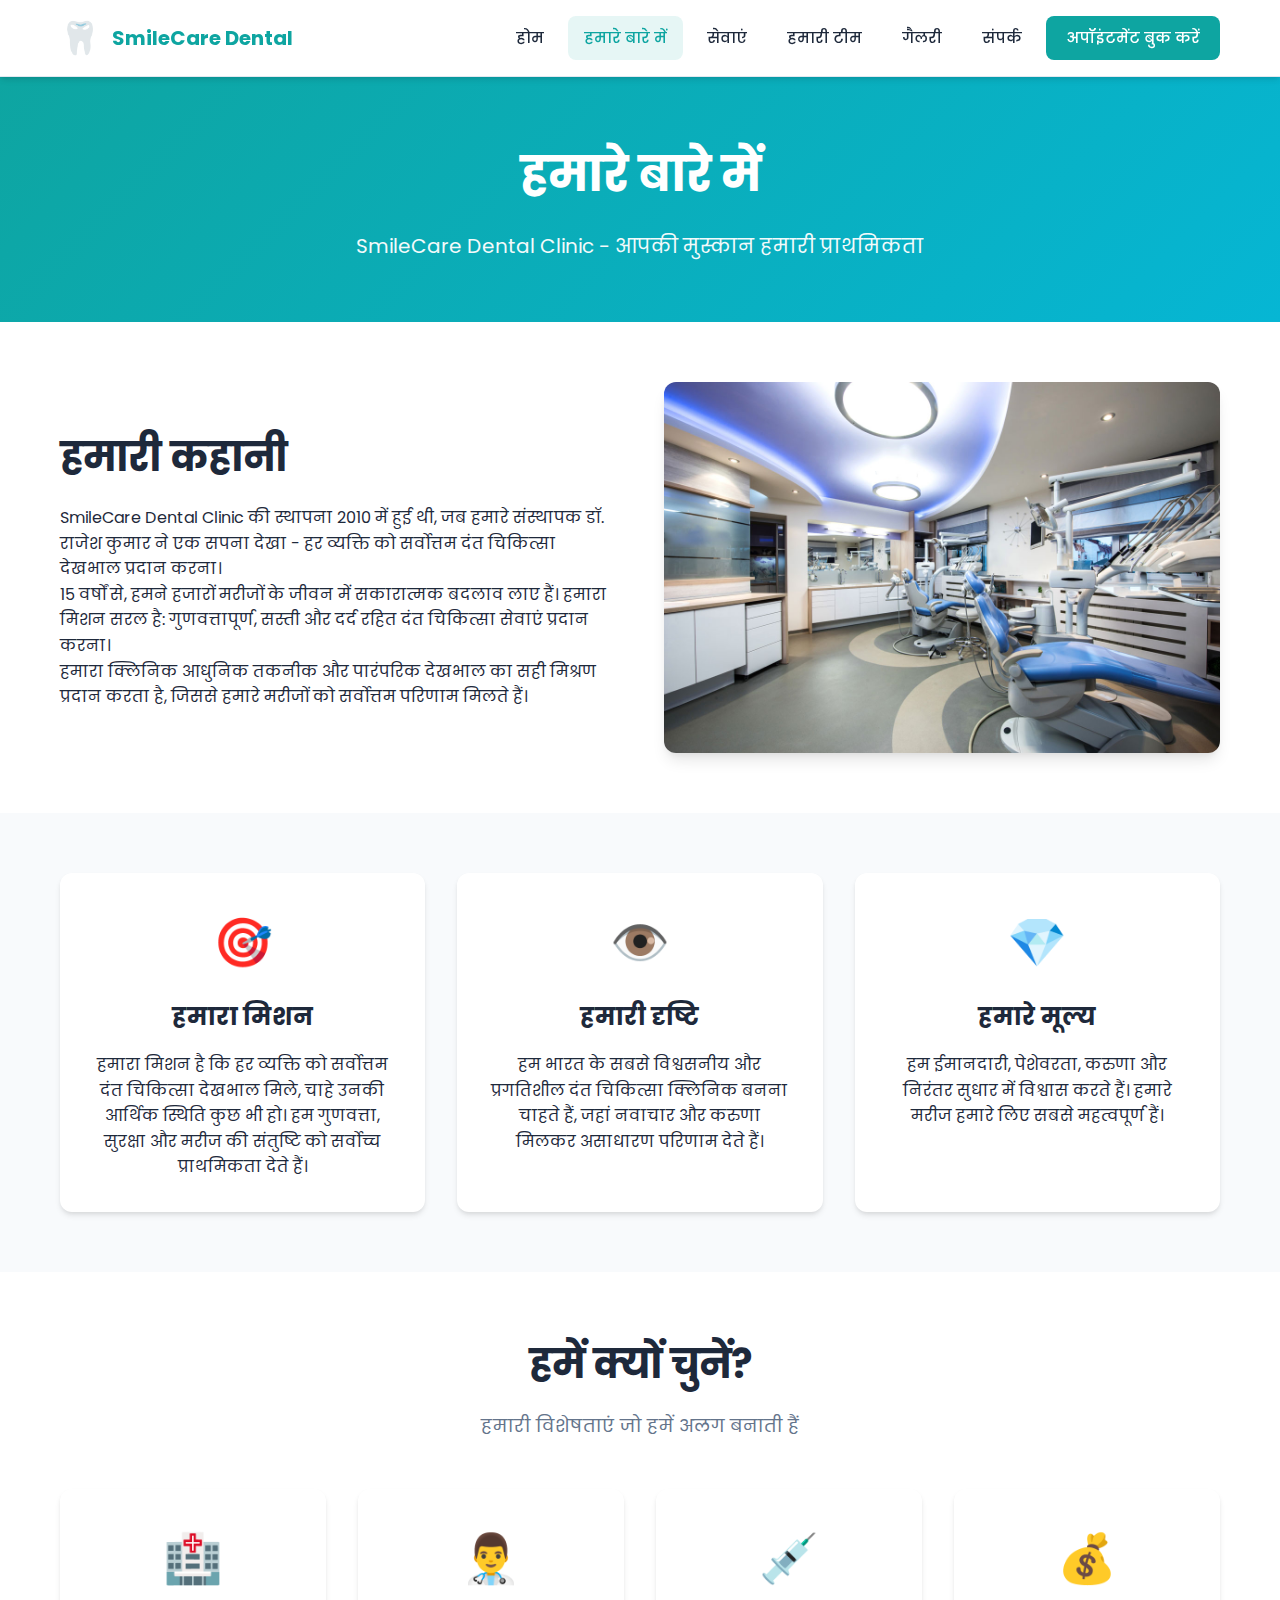
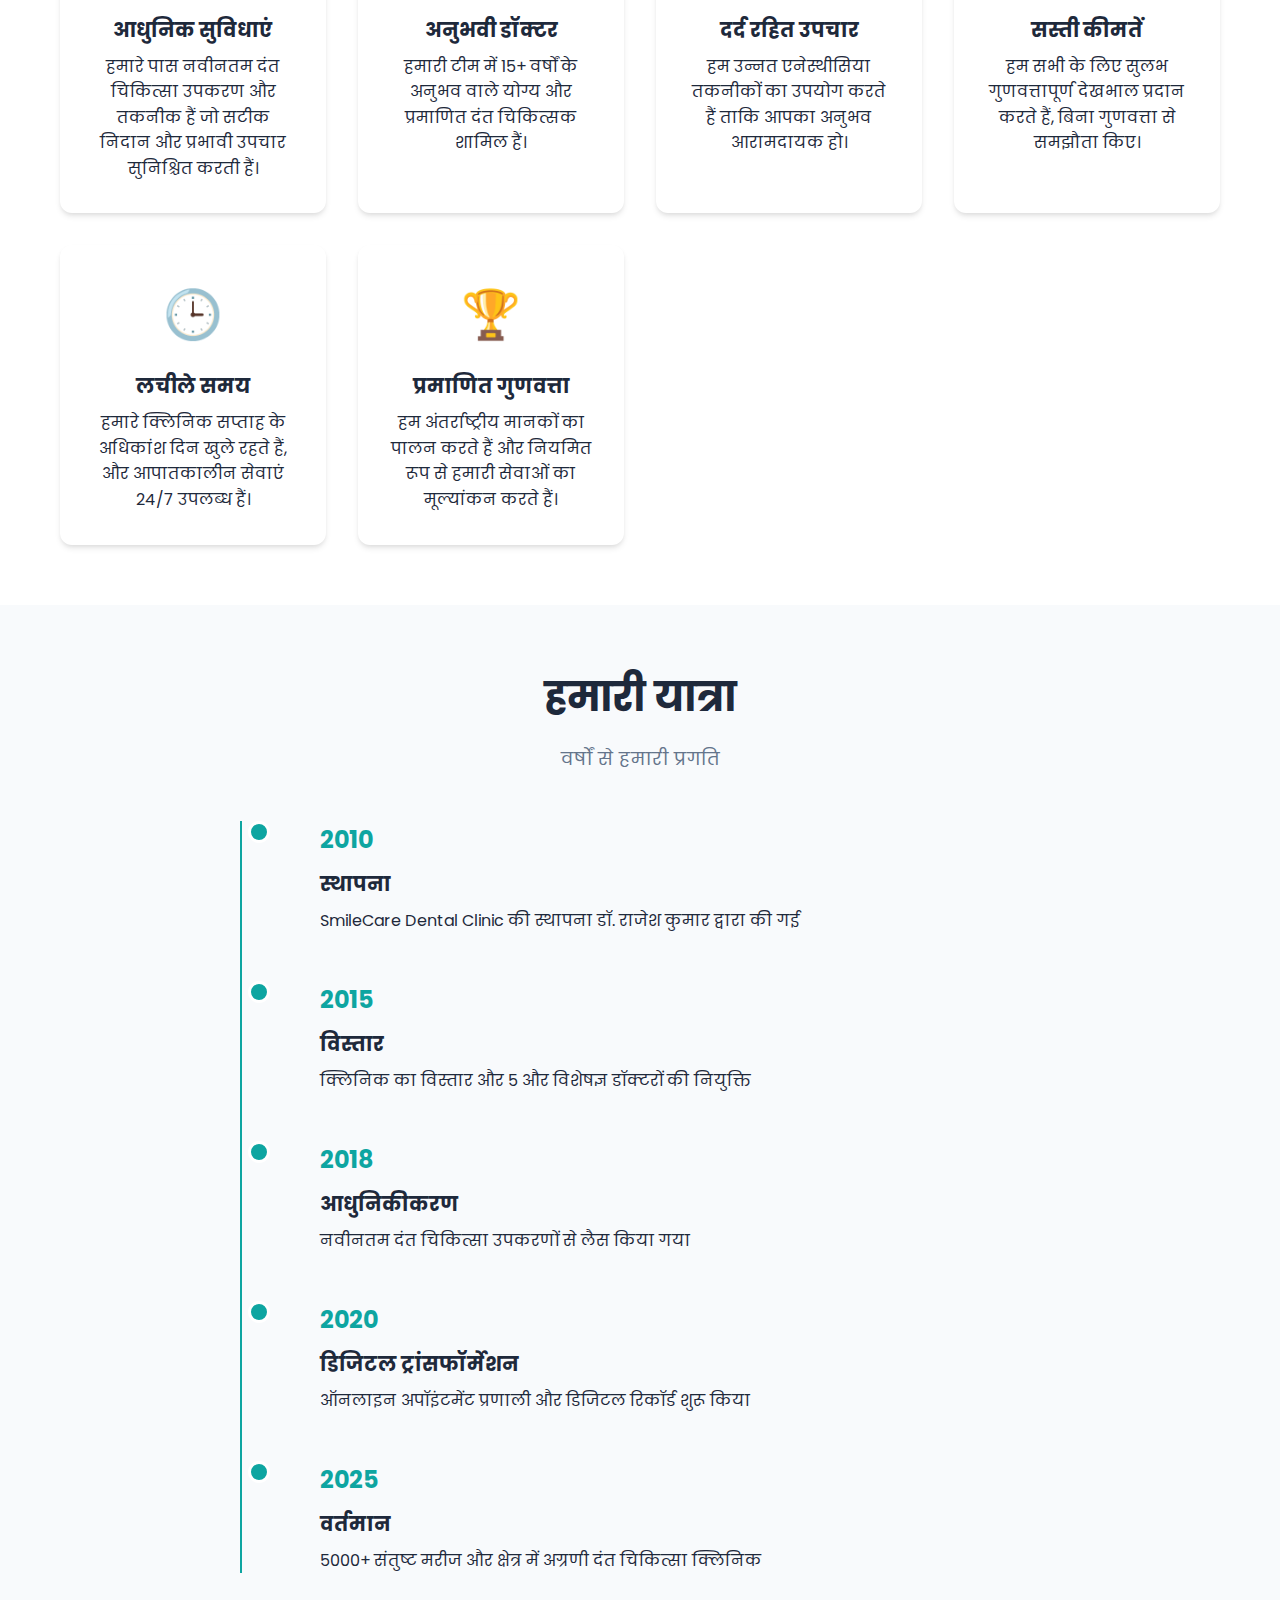
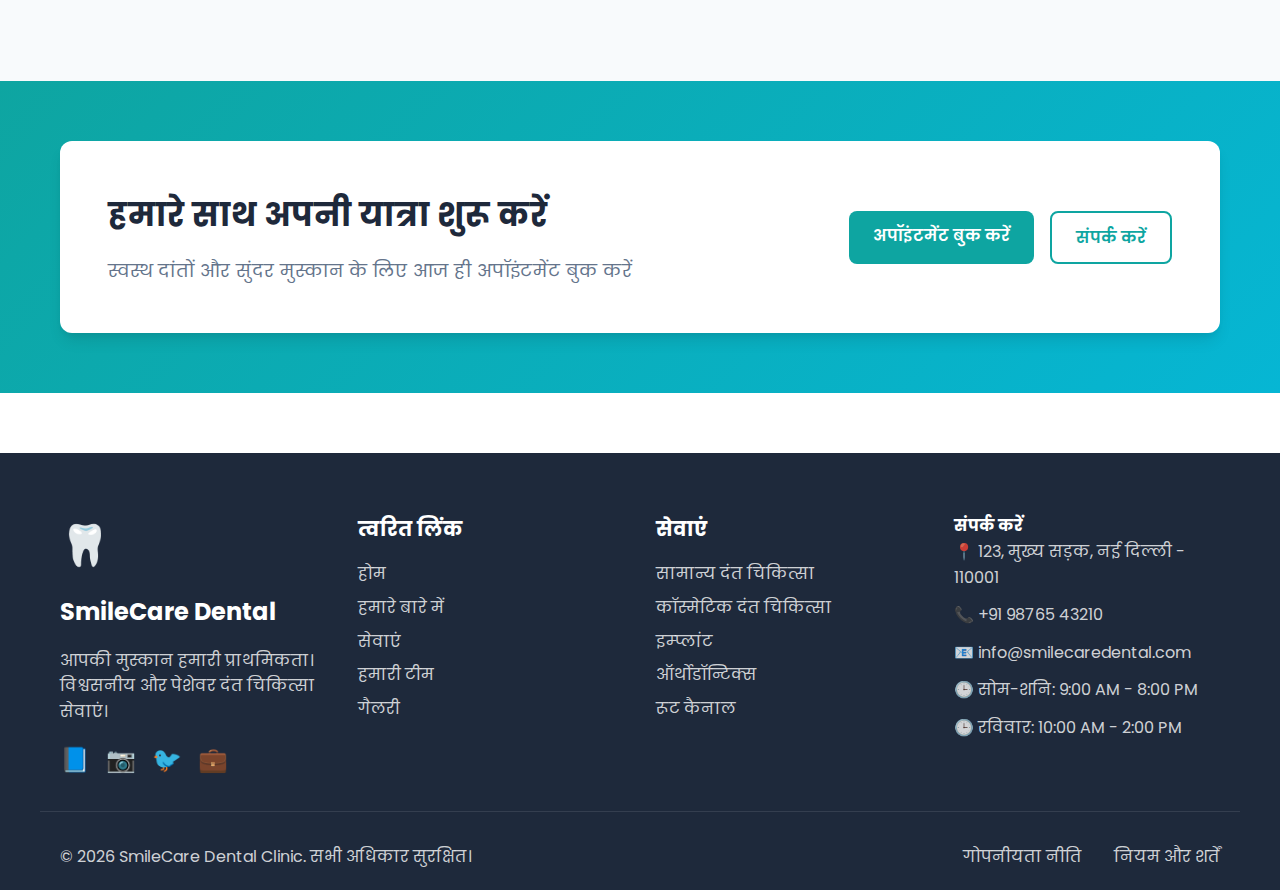
<file: about.html>
<!DOCTYPE html>
<html lang="hi">
<head>
  <meta charset="UTF-8">
  <meta name="viewport" content="width=device-width, initial-scale=1.0">
  <meta name="description" content="About SmileCare Dental Clinic - Our mission, values, and commitment to providing the best dental care.">
  <title>हमारे बारे में - SmileCare Dental Clinic</title>
  <link rel="stylesheet" href="asset/css/style.css">
  <link rel="preconnect" href="https://fonts.googleapis.com">
  <link rel="preconnect" href="https://fonts.gstatic.com" crossorigin>
  <link href="https://fonts.googleapis.com/css2?family=Poppins:wght@300;400;500;600;700&display=swap" rel="stylesheet">
</head>
<body>
  <!-- Header -->
  <header class="site-header">
    <div class="container header-inner">
      <a class="brand" href="index.html">
        <div class="brand-logo">🦷</div>
        <span class="brand-name">SmileCare Dental</span>
      </a>

      <nav class="main-nav" id="mainNav">
        <a href="index.html">होम</a>
        <a href="about.html" class="active">हमारे बारे में</a>
        <a href="services.html">सेवाएं</a>
        <a href="team.html">हमारी टीम</a>
        <a href="gallery.html">गैलरी</a>
        <a href="contact.html">संपर्क</a>
        <a href="appointment.html" class="btn-appointment">अपॉइंटमेंट बुक करें</a>
      </nav>

      <button class="nav-toggle" id="navToggle" aria-label="Toggle navigation">☰</button>
    </div>
  </header>

  <main>
    <!-- Page Header -->
    <section class="page-header">
      <div class="container">
        <h1>हमारे बारे में</h1>
        <p class="page-subtitle">SmileCare Dental Clinic - आपकी मुस्कान हमारी प्राथमिकता</p>
      </div>
    </section>

    <!-- About Content -->
    <section class="section">
      <div class="container">
        <div class="two-col">
          <div class="content-left">
            <h2>हमारी कहानी</h2>
            <p>SmileCare Dental Clinic की स्थापना 2010 में हुई थी, जब हमारे संस्थापक डॉ. राजेश कुमार ने एक सपना देखा - हर व्यक्ति को सर्वोत्तम दंत चिकित्सा देखभाल प्रदान करना।</p>
            <p>15 वर्षों से, हमने हजारों मरीजों के जीवन में सकारात्मक बदलाव लाए हैं। हमारा मिशन सरल है: गुणवत्तापूर्ण, सस्ती और दर्द रहित दंत चिकित्सा सेवाएं प्रदान करना।</p>
            <p>हमारा क्लिनिक आधुनिक तकनीक और पारंपरिक देखभाल का सही मिश्रण प्रदान करता है, जिससे हमारे मरीजों को सर्वोत्तम परिणाम मिलते हैं।</p>
          </div>
          <div class="content-right">
            <img src="asset/images/Home/Clinic Building.jpg" alt="Clinic Building" class="feature-image" />
          </div>
        </div>
      </div>
    </section>

    <!-- Mission & Vision -->
    <section class="section mission-vision">
      <div class="container">
        <div class="mission-grid">
          <div class="mission-card">
            <div class="mission-icon">🎯</div>
            <h3>हमारा मिशन</h3>
            <p>हमारा मिशन है कि हर व्यक्ति को सर्वोत्तम दंत चिकित्सा देखभाल मिले, चाहे उनकी आर्थिक स्थिति कुछ भी हो। हम गुणवत्ता, सुरक्षा और मरीज की संतुष्टि को सर्वोच्च प्राथमिकता देते हैं।</p>
          </div>
          <div class="mission-card">
            <div class="mission-icon">👁️</div>
            <h3>हमारी दृष्टि</h3>
            <p>हम भारत के सबसे विश्वसनीय और प्रगतिशील दंत चिकित्सा क्लिनिक बनना चाहते हैं, जहां नवाचार और करुणा मिलकर असाधारण परिणाम देते हैं।</p>
          </div>
          <div class="mission-card">
            <div class="mission-icon">💎</div>
            <h3>हमारे मूल्य</h3>
            <p>हम ईमानदारी, पेशेवरता, करुणा और निरंतर सुधार में विश्वास करते हैं। हमारे मरीज हमारे लिए सबसे महत्वपूर्ण हैं।</p>
          </div>
        </div>
      </div>
    </section>

    <!-- Why Choose Us -->
    <section class="section why-choose-section">
      <div class="container">
        <div class="section-header">
          <h2>हमें क्यों चुनें?</h2>
          <p class="section-subtitle">हमारी विशेषताएं जो हमें अलग बनाती हैं</p>
        </div>
        <div class="features-grid">
          <div class="feature-box">
            <div class="feature-icon-large">🏥</div>
            <h4>आधुनिक सुविधाएं</h4>
            <p>हमारे पास नवीनतम दंत चिकित्सा उपकरण और तकनीक हैं जो सटीक निदान और प्रभावी उपचार सुनिश्चित करती हैं।</p>
          </div>
          <div class="feature-box">
            <div class="feature-icon-large">👨‍⚕️</div>
            <h4>अनुभवी डॉक्टर</h4>
            <p>हमारी टीम में 15+ वर्षों के अनुभव वाले योग्य और प्रमाणित दंत चिकित्सक शामिल हैं।</p>
          </div>
          <div class="feature-box">
            <div class="feature-icon-large">💉</div>
            <h4>दर्द रहित उपचार</h4>
            <p>हम उन्नत एनेस्थीसिया तकनीकों का उपयोग करते हैं ताकि आपका अनुभव आरामदायक हो।</p>
          </div>
          <div class="feature-box">
            <div class="feature-icon-large">💰</div>
            <h4>सस्ती कीमतें</h4>
            <p>हम सभी के लिए सुलभ गुणवत्तापूर्ण देखभाल प्रदान करते हैं, बिना गुणवत्ता से समझौता किए।</p>
          </div>
          <div class="feature-box">
            <div class="feature-icon-large">🕒</div>
            <h4>लचीले समय</h4>
            <p>हमारे क्लिनिक सप्ताह के अधिकांश दिन खुले रहते हैं, और आपातकालीन सेवाएं 24/7 उपलब्ध हैं।</p>
          </div>
          <div class="feature-box">
            <div class="feature-icon-large">🏆</div>
            <h4>प्रमाणित गुणवत्ता</h4>
            <p>हम अंतर्राष्ट्रीय मानकों का पालन करते हैं और नियमित रूप से हमारी सेवाओं का मूल्यांकन करते हैं।</p>
          </div>
        </div>
      </div>
    </section>

    <!-- Timeline -->
    <section class="section timeline-section">
      <div class="container">
        <div class="section-header">
          <h2>हमारी यात्रा</h2>
          <p class="section-subtitle">वर्षों से हमारी प्रगति</p>
        </div>
        <div class="timeline">
          <div class="timeline-item">
            <div class="timeline-year">2010</div>
            <div class="timeline-content">
              <h4>स्थापना</h4>
              <p>SmileCare Dental Clinic की स्थापना डॉ. राजेश कुमार द्वारा की गई</p>
            </div>
          </div>
          <div class="timeline-item">
            <div class="timeline-year">2015</div>
            <div class="timeline-content">
              <h4>विस्तार</h4>
              <p>क्लिनिक का विस्तार और 5 और विशेषज्ञ डॉक्टरों की नियुक्ति</p>
            </div>
          </div>
          <div class="timeline-item">
            <div class="timeline-year">2018</div>
            <div class="timeline-content">
              <h4>आधुनिकीकरण</h4>
              <p>नवीनतम दंत चिकित्सा उपकरणों से लैस किया गया</p>
            </div>
          </div>
          <div class="timeline-item">
            <div class="timeline-year">2020</div>
            <div class="timeline-content">
              <h4>डिजिटल ट्रांसफॉर्मेशन</h4>
              <p>ऑनलाइन अपॉइंटमेंट प्रणाली और डिजिटल रिकॉर्ड शुरू किया</p>
            </div>
          </div>
          <div class="timeline-item">
            <div class="timeline-year">2025</div>
            <div class="timeline-content">
              <h4>वर्तमान</h4>
              <p>5000+ संतुष्ट मरीज और क्षेत्र में अग्रणी दंत चिकित्सा क्लिनिक</p>
            </div>
          </div>
        </div>
      </div>
    </section>

    <!-- CTA Section -->
    <section class="section cta-section">
      <div class="container">
        <div class="cta-card">
          <div class="cta-content">
            <h3>हमारे साथ अपनी यात्रा शुरू करें</h3>
            <p>स्वस्थ दांतों और सुंदर मुस्कान के लिए आज ही अपॉइंटमेंट बुक करें</p>
          </div>
          <div class="cta-buttons">
            <a href="appointment.html" class="btn btn-primary">अपॉइंटमेंट बुक करें</a>
            <a href="contact.html" class="btn btn-secondary">संपर्क करें</a>
          </div>
        </div>
      </div>
    </section>

    <!-- Footer -->
    <footer class="site-footer">
      <div class="container footer-grid">
        <div class="footer-brand">
          <div class="footer-logo">🦷</div>
          <h3>SmileCare Dental</h3>
          <p>आपकी मुस्कान हमारी प्राथमिकता। विश्वसनीय और पेशेवर दंत चिकित्सा सेवाएं।</p>
          <div class="social-links">
            <a href="#" aria-label="Facebook">📘</a>
            <a href="#" aria-label="Instagram">📷</a>
            <a href="#" aria-label="Twitter">🐦</a>
            <a href="#" aria-label="LinkedIn">💼</a>
          </div>
        </div>

        <div class="footer-links">
          <h4>त्वरित लिंक</h4>
          <ul>
            <li><a href="index.html/index.html">होम</a></li>
            <li><a href="about.html">हमारे बारे में</a></li>
            <li><a href="services.html">सेवाएं</a></li>
            <li><a href="team.html">हमारी टीम</a></li>
            <li><a href="gallery.html">गैलरी</a></li>
          </ul>
        </div>

        <div class="footer-links">
          <h4>सेवाएं</h4>
          <ul>
            <li><a href="services.html#general">सामान्य दंत चिकित्सा</a></li>
            <li><a href="services.html#cosmetic">कॉस्मेटिक दंत चिकित्सा</a></li>
            <li><a href="services.html#implants">इम्प्लांट</a></li>
            <li><a href="services.html#orthodontics">ऑर्थोडॉन्टिक्स</a></li>
            <li><a href="services.html#rootcanal">रूट कैनाल</a></li>
          </ul>
        </div>

        <div class="footer-contact">
          <h4>संपर्क करें</h4>
          <ul class="contact-info">
            <li>📍 123, मुख्य सड़क, नई दिल्ली - 110001</li>
            <li>📞 +91 98765 43210</li>
            <li>📧 info@smilecaredental.com</li>
            <li>🕒 सोम-शनि: 9:00 AM - 8:00 PM</li>
            <li>🕒 रविवार: 10:00 AM - 2:00 PM</li>
          </ul>
        </div>
      </div>

      <div class="container footer-bottom">
        <div class="copyright">
          <p>© <span id="currentYear">2025</span> SmileCare Dental Clinic. सभी अधिकार सुरक्षित।</p>
        </div>
        <div class="footer-links-bottom">
          <a href="privacy.html">गोपनीयता नीति</a>
          <a href="terms.html">नियम और शर्तें</a>
        </div>
      </div>
    </footer>
  </main>

  <script src="asset/js/script.js" defer></script>
</body>
</html>
</file>
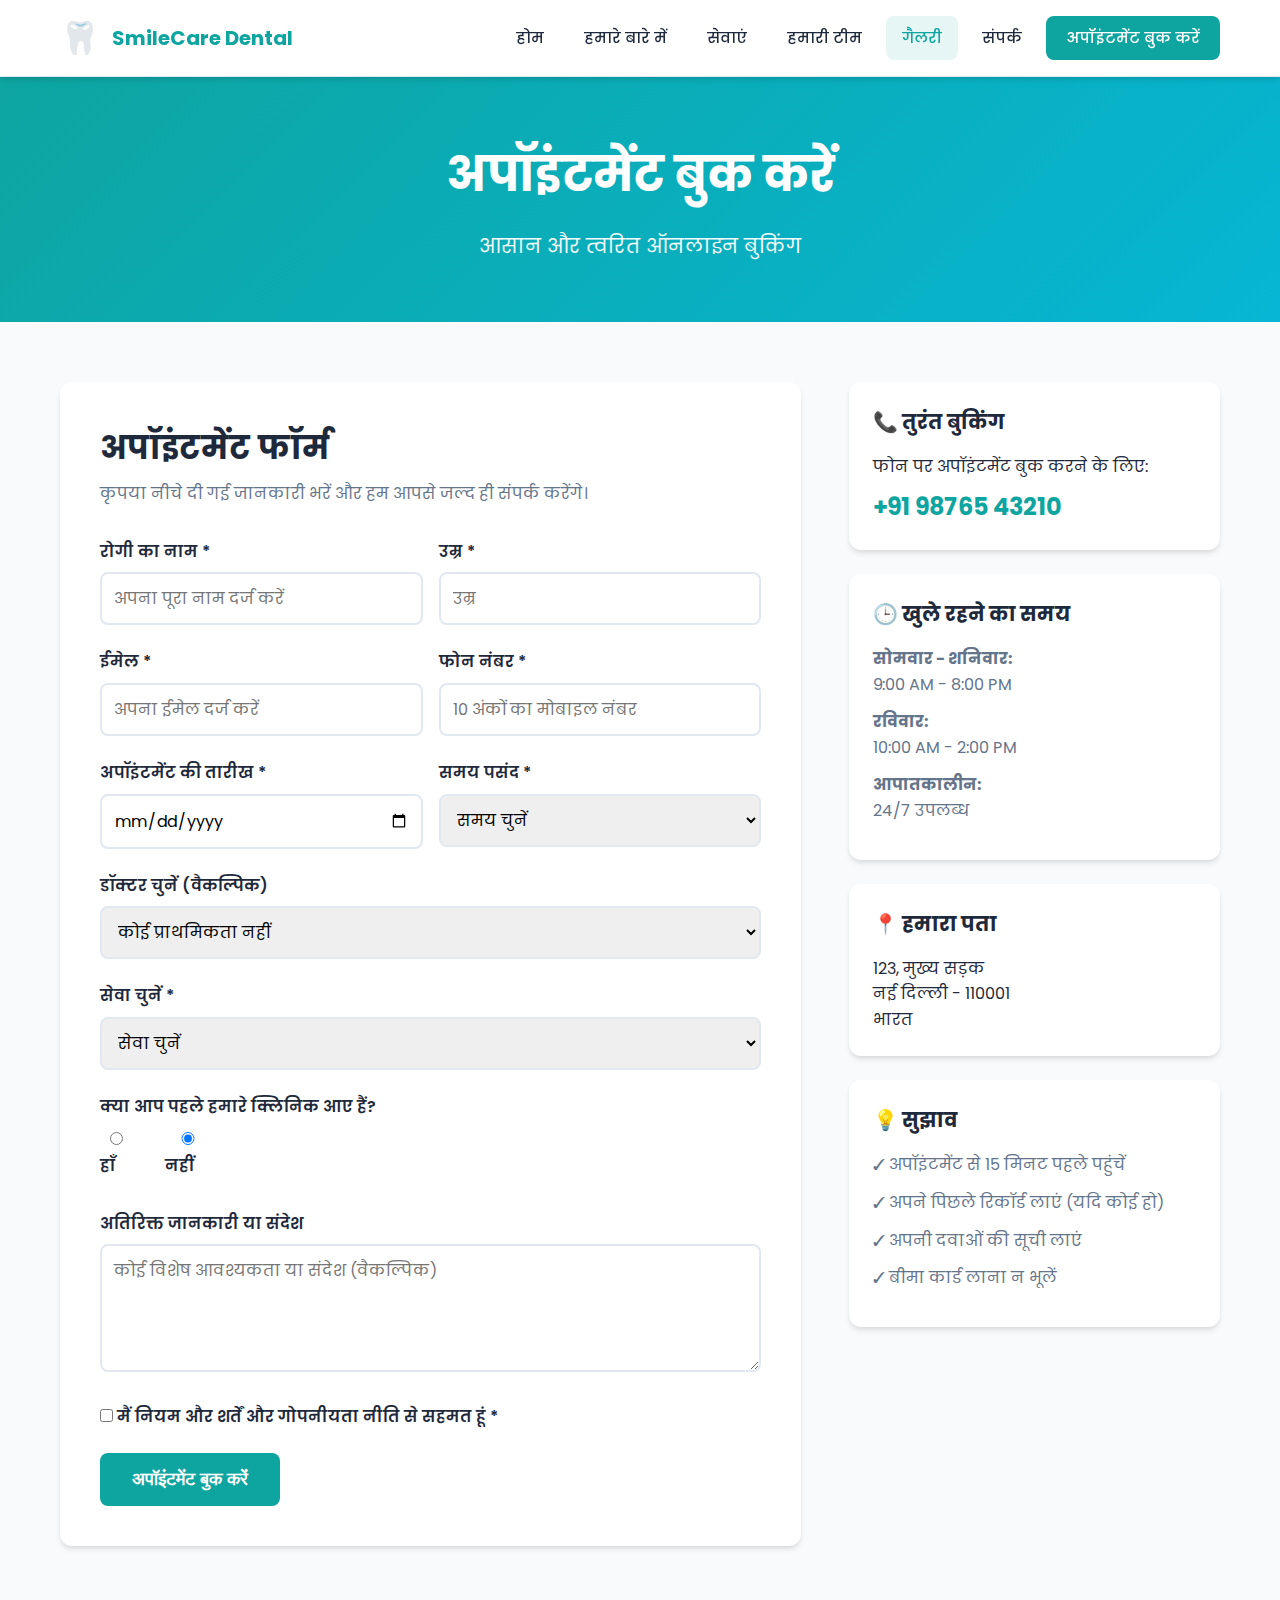
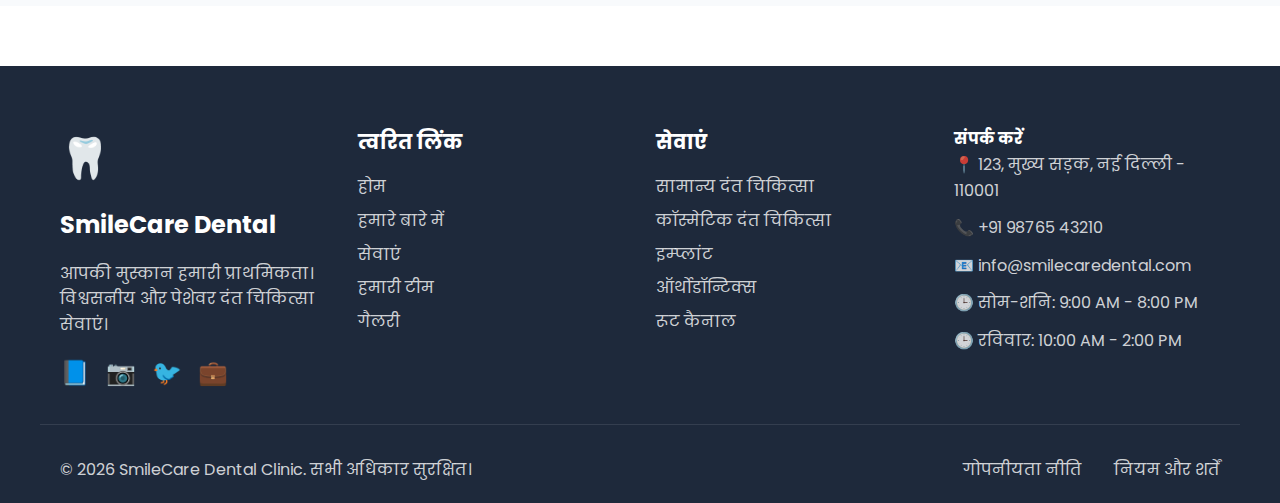
<file: appointment.html>
<!DOCTYPE html>
<html lang="hi">
<head>
  <meta charset="UTF-8">
  <meta name="viewport" content="width=device-width, initial-scale=1.0">
  <meta name="description" content="Book an appointment at SmileCare Dental Clinic - Easy online booking system.">
  <title>अपॉइंटमेंट बुक करें - SmileCare Dental Clinic</title>
  <link rel="stylesheet" href="asset/css/style.css">
  <link rel="preconnect" href="https://fonts.googleapis.com">
  <link rel="preconnect" href="https://fonts.gstatic.com" crossorigin>
  <link href="https://fonts.googleapis.com/css2?family=Poppins:wght@300;400;500;600;700&display=swap" rel="stylesheet">
</head>
<body>
  <!-- Header -->
  <header class="site-header">
    <div class="container header-inner">
      <a class="brand" href="index.html/index.html">
        <div class="brand-logo">🦷</div>
        <span class="brand-name">SmileCare Dental</span>
      </a>

      <nav class="main-nav" id="mainNav">
        <a href="index.html">होम</a>
        <a href="about.html">हमारे बारे में</a>
        <a href="services.html">सेवाएं</a>
        <a href="team.html">हमारी टीम</a>
        <a href="gallery.html" class="active">गैलरी</a>
        <a href="contact.html">संपर्क</a>
        <a href="appointment.html" class="btn-appointment">अपॉइंटमेंट बुक करें</a>
      </nav>

      <button class="nav-toggle" id="navToggle" aria-label="Toggle navigation">☰</button>
    </div>
  </header>

  <main>
    <!-- Page Header -->
    <section class="page-header">
      <div class="container">
        <h1>अपॉइंटमेंट बुक करें</h1>
        <p class="page-subtitle">आसान और त्वरित ऑनलाइन बुकिंग</p>
      </div>
    </section>

    <!-- Appointment Form Section -->
    <section class="section appointment-section">
      <div class="container">
        <div class="appointment-wrapper">
          <div class="appointment-form-container">
            <h2>अपॉइंटमेंट फॉर्म</h2>
            <p class="form-intro">कृपया नीचे दी गई जानकारी भरें और हम आपसे जल्द ही संपर्क करेंगे।</p>
            
            <form id="appointmentForm" class="appointment-form">
              <div class="form-row">
                <div class="form-group">
                  <label for="patientName">रोगी का नाम *</label>
                  <input type="text" id="patientName" name="patientName" required placeholder="अपना पूरा नाम दर्ज करें">
                </div>
                <div class="form-group">
                  <label for="patientAge">उम्र *</label>
                  <input type="number" id="patientAge" name="patientAge" required min="1" max="120" placeholder="उम्र">
                </div>
              </div>

              <div class="form-row">
                <div class="form-group">
                  <label for="patientEmail">ईमेल *</label>
                  <input type="email" id="patientEmail" name="patientEmail" required placeholder="अपना ईमेल दर्ज करें">
                </div>
                <div class="form-group">
                  <label for="patientPhone">फोन नंबर *</label>
                  <input type="tel" id="patientPhone" name="patientPhone" required placeholder="10 अंकों का मोबाइल नंबर">
                </div>
              </div>

              <div class="form-row">
                <div class="form-group">
                  <label for="appointmentDate">अपॉइंटमेंट की तारीख *</label>
                  <input type="date" id="appointmentDate" name="appointmentDate" required>
                </div>
                <div class="form-group">
                  <label for="appointmentTime">समय पसंद *</label>
                  <select id="appointmentTime" name="appointmentTime" required>
                    <option value="">समय चुनें</option>
                    <option value="09:00">09:00 AM</option>
                    <option value="10:00">10:00 AM</option>
                    <option value="11:00">11:00 AM</option>
                    <option value="12:00">12:00 PM</option>
                    <option value="14:00">02:00 PM</option>
                    <option value="15:00">03:00 PM</option>
                    <option value="16:00">04:00 PM</option>
                    <option value="17:00">05:00 PM</option>
                    <option value="18:00">06:00 PM</option>
                    <option value="19:00">07:00 PM</option>
                  </select>
                </div>
              </div>

              <div class="form-group">
                <label for="doctor">डॉक्टर चुनें (वैकल्पिक)</label>
                <select id="doctor" name="doctor">
                  <option value="">कोई प्राथमिकता नहीं</option>
                  <option value="dr-rajesh">डॉ. राजेश कुमार - इम्प्लांट, सर्जरी</option>
                  <option value="dr-priya">डॉ. प्रिया शर्मा - कॉस्मेटिक</option>
                  <option value="dr-amit">डॉ. अमित सिंह - ऑर्थोडॉन्टिक्स</option>
                  <option value="dr-anjali">डॉ. अंजली वर्मा - बाल चिकित्सा</option>
                  <option value="dr-vikram">डॉ. विक्रम पटेल - रूट कैनाल</option>
                  <option value="dr-neha">डॉ. नेहा गुप्ता - पीरियोडॉन्टिक्स</option>
                </select>
              </div>

              <div class="form-group">
                <label for="service">सेवा चुनें *</label>
                <select id="service" name="service" required>
                  <option value="">सेवा चुनें</option>
                  <option value="general">सामान्य दंत चिकित्सा</option>
                  <option value="cosmetic">कॉस्मेटिक दंत चिकित्सा</option>
                  <option value="implants">दंत इम्प्लांट</option>
                  <option value="orthodontics">ऑर्थोडॉन्टिक्स</option>
                  <option value="rootcanal">रूट कैनाल</option>
                  <option value="pediatric">बाल चिकित्सा दंत चिकित्सा</option>
                  <option value="emergency">आपातकालीन</option>
                  <option value="consultation">सामान्य परामर्श</option>
                  <option value="cleaning">दांतों की सफाई</option>
                  <option value="other">अन्य</option>
                </select>
              </div>

              <div class="form-group">
                <label for="previousVisit">क्या आप पहले हमारे क्लिनिक आए हैं?</label>
                <div class="radio-group">
                  <label class="radio-label">
                    <input type="radio" name="previousVisit" value="yes"> हाँ
                  </label>
                  <label class="radio-label">
                    <input type="radio" name="previousVisit" value="no" checked> नहीं
                  </label>
                </div>
              </div>

              <div class="form-group">
                <label for="message">अतिरिक्त जानकारी या संदेश</label>
                <textarea id="message" name="message" rows="4" placeholder="कोई विशेष आवश्यकता या संदेश (वैकल्पिक)"></textarea>
              </div>

              <div class="form-group checkbox-group">
                <label class="checkbox-label">
                  <input type="checkbox" id="terms" name="terms" required>
                  <span>मैं <a href="terms.html">नियम और शर्तें</a> और <a href="privacy.html">गोपनीयता नीति</a> से सहमत हूं *</span>
                </label>
              </div>

              <button type="submit" class="btn btn-primary btn-large">अपॉइंटमेंट बुक करें</button>
            </form>
          </div>

          <!-- Appointment Info Sidebar -->
          <div class="appointment-info-sidebar">
            <div class="info-card">
              <h3>📞 तुरंत बुकिंग</h3>
              <p>फोन पर अपॉइंटमेंट बुक करने के लिए:</p>
              <p class="phone-number">+91 98765 43210</p>
            </div>

            <div class="info-card">
              <h3>🕒 खुले रहने का समय</h3>
              <ul class="hours-list">
                <li><strong>सोमवार - शनिवार:</strong><br>9:00 AM - 8:00 PM</li>
                <li><strong>रविवार:</strong><br>10:00 AM - 2:00 PM</li>
                <li><strong>आपातकालीन:</strong><br>24/7 उपलब्ध</li>
              </ul>
            </div>

            <div class="info-card">
              <h3>📍 हमारा पता</h3>
              <p>123, मुख्य सड़क<br>नई दिल्ली - 110001<br>भारत</p>
            </div>

            <div class="info-card">
              <h3>💡 सुझाव</h3>
              <ul class="tips-list">
                <li>✓ अपॉइंटमेंट से 15 मिनट पहले पहुंचें</li>
                <li>✓ अपने पिछले रिकॉर्ड लाएं (यदि कोई हो)</li>
                <li>✓ अपनी दवाओं की सूची लाएं</li>
                <li>✓ बीमा कार्ड लाना न भूलें</li>
              </ul>
            </div>
          </div>
        </div>
      </div>
    </section>

    <!-- Footer -->
    <footer class="site-footer">
      <div class="container footer-grid">
        <div class="footer-brand">
          <div class="footer-logo">🦷</div>
          <h3>SmileCare Dental</h3>
          <p>आपकी मुस्कान हमारी प्राथमिकता। विश्वसनीय और पेशेवर दंत चिकित्सा सेवाएं।</p>
          <div class="social-links">
            <a href="#" aria-label="Facebook">📘</a>
            <a href="#" aria-label="Instagram">📷</a>
            <a href="#" aria-label="Twitter">🐦</a>
            <a href="#" aria-label="LinkedIn">💼</a>
          </div>
        </div>

        <div class="footer-links">
          <h4>त्वरित लिंक</h4>
          <ul>
            <li><a href="index.html/index.html">होम</a></li>
            <li><a href="about.html">हमारे बारे में</a></li>
            <li><a href="services.html">सेवाएं</a></li>
            <li><a href="team.html">हमारी टीम</a></li>
            <li><a href="gallery.html">गैलरी</a></li>
          </ul>
        </div>

        <div class="footer-links">
          <h4>सेवाएं</h4>
          <ul>
            <li><a href="services.html#general">सामान्य दंत चिकित्सा</a></li>
            <li><a href="services.html#cosmetic">कॉस्मेटिक दंत चिकित्सा</a></li>
            <li><a href="services.html#implants">इम्प्लांट</a></li>
            <li><a href="services.html#orthodontics">ऑर्थोडॉन्टिक्स</a></li>
            <li><a href="services.html#rootcanal">रूट कैनाल</a></li>
          </ul>
        </div>

        <div class="footer-contact">
          <h4>संपर्क करें</h4>
          <ul class="contact-info">
            <li>📍 123, मुख्य सड़क, नई दिल्ली - 110001</li>
            <li>📞 +91 98765 43210</li>
            <li>📧 info@smilecaredental.com</li>
            <li>🕒 सोम-शनि: 9:00 AM - 8:00 PM</li>
            <li>🕒 रविवार: 10:00 AM - 2:00 PM</li>
          </ul>
        </div>
      </div>

      <div class="container footer-bottom">
        <div class="copyright">
          <p>© <span id="currentYear">2025</span> SmileCare Dental Clinic. सभी अधिकार सुरक्षित।</p>
        </div>
        <div class="footer-links-bottom">
          <a href="privacy.html">गोपनीयता नीति</a>
          <a href="terms.html">नियम और शर्तें</a>
        </div>
      </div>
    </footer>
  </main>

  <script src="asset/js/script.js" defer></script>
</body>
</html>
</file>
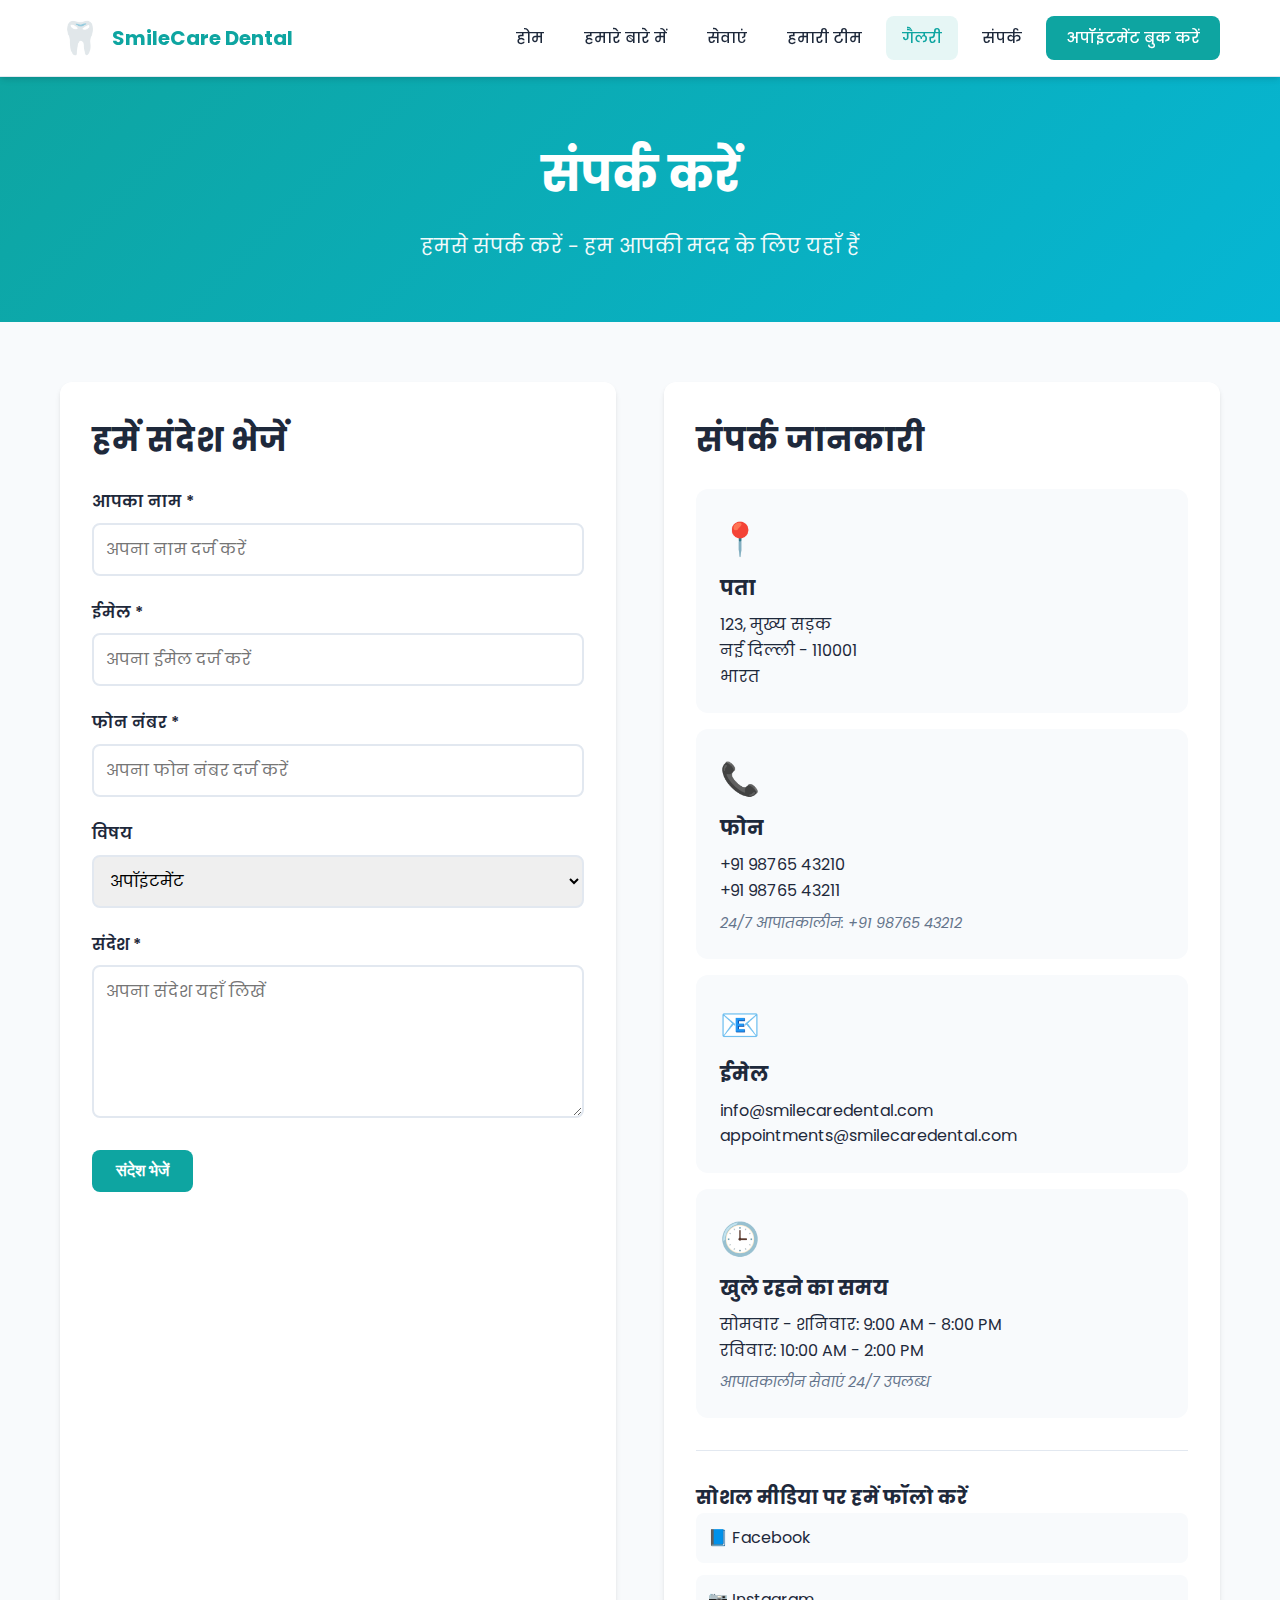
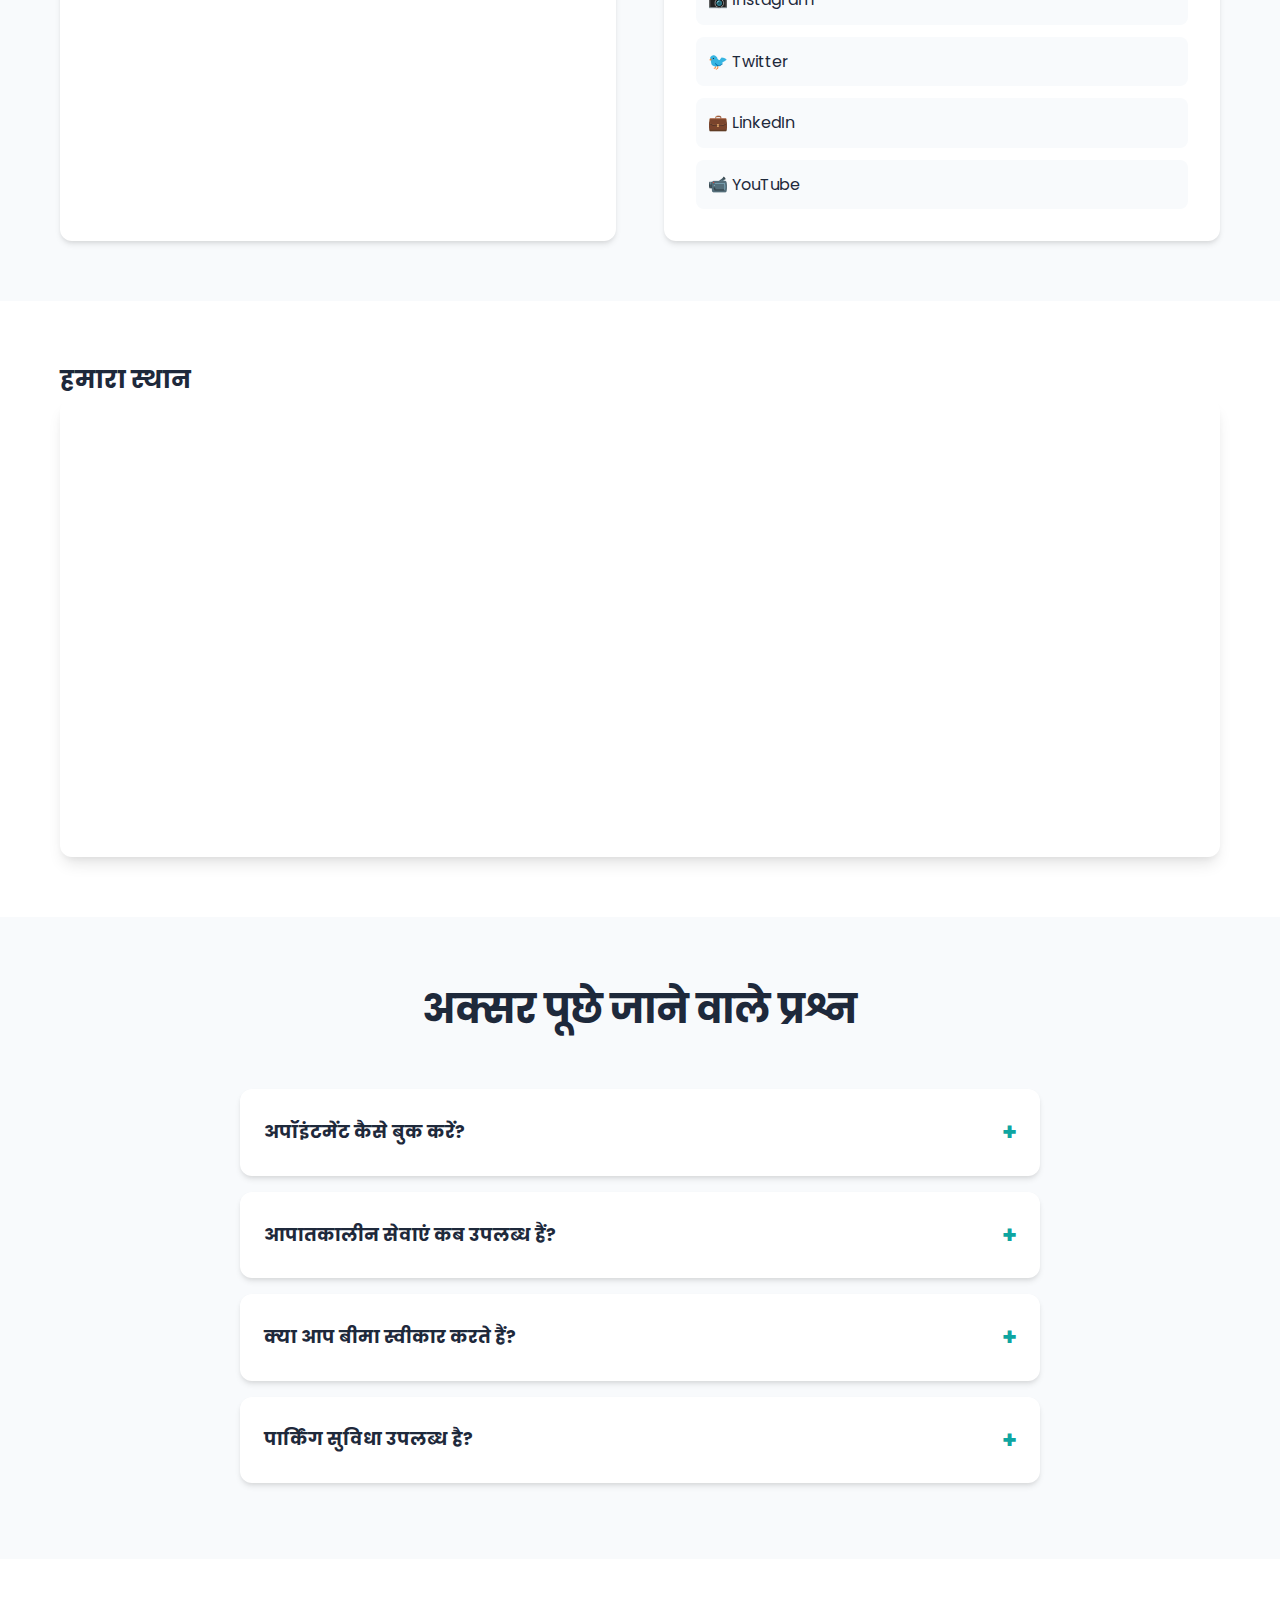
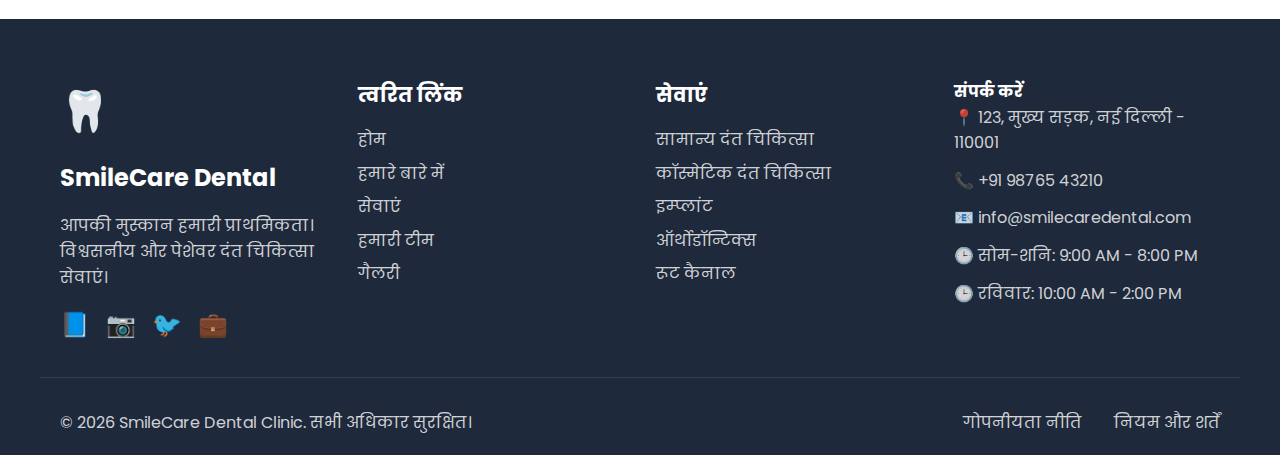
<file: contact.html>
<!DOCTYPE html>
<html lang="hi">
<head>
  <meta charset="UTF-8">
  <meta name="viewport" content="width=device-width, initial-scale=1.0">
  <meta name="description" content="Contact SmileCare Dental Clinic - Get in touch for appointments and inquiries.">
  <title>संपर्क करें - SmileCare Dental Clinic</title>
  <link rel="stylesheet" href="asset/css/style.css">
  <link rel="preconnect" href="https://fonts.googleapis.com">
  <link rel="preconnect" href="https://fonts.gstatic.com" crossorigin>
  <link href="https://fonts.googleapis.com/css2?family=Poppins:wght@300;400;500;600;700&display=swap" rel="stylesheet">
</head>
<body>
  <!-- Header -->
  <header class="site-header">
    <div class="container header-inner">
      <a class="brand" href="index.html/index.html">
        <div class="brand-logo">🦷</div>
        <span class="brand-name">SmileCare Dental</span>
      </a>

      <nav class="main-nav" id="mainNav">
        <a href="index.html">होम</a>
        <a href="about.html">हमारे बारे में</a>
        <a href="services.html">सेवाएं</a>
        <a href="team.html">हमारी टीम</a>
        <a href="gallery.html" class="active">गैलरी</a>
        <a href="contact.html">संपर्क</a>
        <a href="appointment.html" class="btn-appointment">अपॉइंटमेंट बुक करें</a>
      </nav>

      <button class="nav-toggle" id="navToggle" aria-label="Toggle navigation">☰</button>
    </div>
  </header>

  <main>
    <!-- Page Header -->
    <section class="page-header">
      <div class="container">
        <h1>संपर्क करें</h1>
        <p class="page-subtitle">हमसे संपर्क करें - हम आपकी मदद के लिए यहाँ हैं</p>
      </div>
    </section>

    <!-- Contact Section -->
    <section class="section contact-section">
      <div class="container">
        <div class="contact-grid">
          <!-- Contact Form -->
          <div class="contact-form-wrapper">
            <h2>हमें संदेश भेजें</h2>
            <form id="contactForm" class="contact-form">
              <div class="form-group">
                <label for="name">आपका नाम *</label>
                <input type="text" id="name" name="name" required placeholder="अपना नाम दर्ज करें">
              </div>
              <div class="form-group">
                <label for="email">ईमेल *</label>
                <input type="email" id="email" name="email" required placeholder="अपना ईमेल दर्ज करें">
              </div>
              <div class="form-group">
                <label for="phone">फोन नंबर *</label>
                <input type="tel" id="phone" name="phone" required placeholder="अपना फोन नंबर दर्ज करें">
              </div>
              <div class="form-group">
                <label for="subject">विषय</label>
                <select id="subject" name="subject">
                  <option value="appointment">अपॉइंटमेंट</option>
                  <option value="inquiry">सामान्य पूछताछ</option>
                  <option value="emergency">आपातकालीन</option>
                  <option value="feedback">प्रतिक्रिया</option>
                </select>
              </div>
              <div class="form-group">
                <label for="message">संदेश *</label>
                <textarea id="message" name="message" rows="5" required placeholder="अपना संदेश यहाँ लिखें"></textarea>
              </div>
              <button type="submit" class="btn btn-primary">संदेश भेजें</button>
            </form>
          </div>

          <!-- Contact Info -->
          <div class="contact-info-wrapper">
            <h2>संपर्क जानकारी</h2>
            <div class="contact-info-cards">
              <div class="contact-info-card">
                <div class="contact-icon">📍</div>
                <h3>पता</h3>
                <p>123, मुख्य सड़क<br>नई दिल्ली - 110001<br>भारत</p>
              </div>
              <div class="contact-info-card">
                <div class="contact-icon">📞</div>
                <h3>फोन</h3>
                <p>+91 98765 43210<br>+91 98765 43211</p>
                <p class="contact-note">24/7 आपातकालीन: +91 98765 43212</p>
              </div>
              <div class="contact-info-card">
                <div class="contact-icon">📧</div>
                <h3>ईमेल</h3>
                <p>info@smilecaredental.com<br>appointments@smilecaredental.com</p>
              </div>
              <div class="contact-info-card">
                <div class="contact-icon">🕒</div>
                <h3>खुले रहने का समय</h3>
                <p>सोमवार - शनिवार: 9:00 AM - 8:00 PM<br>रविवार: 10:00 AM - 2:00 PM</p>
                <p class="contact-note">आपातकालीन सेवाएं 24/7 उपलब्ध</p>
              </div>
            </div>

            <!-- Social Media -->
            <div class="social-section">
              <h3>सोशल मीडिया पर हमें फॉलो करें</h3>
              <div class="social-links-large">
                <a href="#" class="social-link">📘 Facebook</a>
                <a href="#" class="social-link">📷 Instagram</a>
                <a href="#" class="social-link">🐦 Twitter</a>
                <a href="#" class="social-link">💼 LinkedIn</a>
                <a href="#" class="social-link">📹 YouTube</a>
              </div>
            </div>
          </div>
        </div>
      </div>
    </section>

    <!-- Map Section -->
    <section class="section map-section">
      <div class="container">
        <h2>हमारा स्थान</h2>
        <div class="map-wrapper">
          <iframe 
            src="https://www.google.com/maps/embed?pb=!1m18!1m12!1m3!1d3503.8693149999997!2d77.20902131508147!3d28.61393998243648!2m3!1f0!2f0!3f0!3m2!1i1024!2i768!4f13.1!3m3!1m2!1s0x390ce2a87785849d%3A0x1c1e1b1b1b1b1b1b!2sNew%20Delhi%2C%20Delhi!5e0!3m2!1sen!2sin!4v1234567890123!5m2!1sen!2sin" 
            width="100%" 
            height="450" 
            style="border:0; border-radius: 12px;" 
            allowfullscreen="" 
            loading="lazy" 
            referrerpolicy="no-referrer-when-downgrade">
          </iframe>
        </div>
      </div>
    </section>

    <!-- FAQ Section -->
    <section class="section faq-section">
      <div class="container">
        <div class="section-header">
          <h2>अक्सर पूछे जाने वाले प्रश्न</h2>
        </div>
        <div class="faq-list">
          <div class="faq-item">
            <div class="faq-question">
              <h4>अपॉइंटमेंट कैसे बुक करें?</h4>
              <span class="faq-toggle">+</span>
            </div>
            <div class="faq-answer">
              <p>आप हमारी वेबसाइट पर अपॉइंटमेंट पेज से ऑनलाइन बुकिंग कर सकते हैं, या हमें सीधे फोन कर सकते हैं।</p>
            </div>
          </div>
          <div class="faq-item">
            <div class="faq-question">
              <h4>आपातकालीन सेवाएं कब उपलब्ध हैं?</h4>
              <span class="faq-toggle">+</span>
            </div>
            <div class="faq-answer">
              <p>हमारी आपातकालीन सेवाएं 24/7 उपलब्ध हैं। आपातकाल के लिए कृपया +91 98765 43212 पर कॉल करें।</p>
            </div>
          </div>
          <div class="faq-item">
            <div class="faq-question">
              <h4>क्या आप बीमा स्वीकार करते हैं?</h4>
              <span class="faq-toggle">+</span>
            </div>
            <div class="faq-answer">
              <p>हाँ, हम अधिकांश प्रमुख बीमा प्रदाताओं को स्वीकार करते हैं। कृपया अपॉइंटमेंट से पहले अपने बीमा विवरण की जांच करें।</p>
            </div>
          </div>
          <div class="faq-item">
            <div class="faq-question">
              <h4>पार्किंग सुविधा उपलब्ध है?</h4>
              <span class="faq-toggle">+</span>
            </div>
            <div class="faq-answer">
              <p>हाँ, हमारे क्लिनिक में निःशुल्क पार्किंग सुविधा उपलब्ध है।</p>
            </div>
          </div>
        </div>
      </div>
    </section>

    <!-- Footer -->
    <footer class="site-footer">
      <div class="container footer-grid">
        <div class="footer-brand">
          <div class="footer-logo">🦷</div>
          <h3>SmileCare Dental</h3>
          <p>आपकी मुस्कान हमारी प्राथमिकता। विश्वसनीय और पेशेवर दंत चिकित्सा सेवाएं।</p>
          <div class="social-links">
            <a href="#" aria-label="Facebook">📘</a>
            <a href="#" aria-label="Instagram">📷</a>
            <a href="#" aria-label="Twitter">🐦</a>
            <a href="#" aria-label="LinkedIn">💼</a>
          </div>
        </div>

        <div class="footer-links">
          <h4>त्वरित लिंक</h4>
          <ul>
            <li><a href="index.html/index.html">होम</a></li>
            <li><a href="about.html">हमारे बारे में</a></li>
            <li><a href="services.html">सेवाएं</a></li>
            <li><a href="team.html">हमारी टीम</a></li>
            <li><a href="gallery.html">गैलरी</a></li>
          </ul>
        </div>

        <div class="footer-links">
          <h4>सेवाएं</h4>
          <ul>
            <li><a href="services.html#general">सामान्य दंत चिकित्सा</a></li>
            <li><a href="services.html#cosmetic">कॉस्मेटिक दंत चिकित्सा</a></li>
            <li><a href="services.html#implants">इम्प्लांट</a></li>
            <li><a href="services.html#orthodontics">ऑर्थोडॉन्टिक्स</a></li>
            <li><a href="services.html#rootcanal">रूट कैनाल</a></li>
          </ul>
        </div>

        <div class="footer-contact">
          <h4>संपर्क करें</h4>
          <ul class="contact-info">
            <li>📍 123, मुख्य सड़क, नई दिल्ली - 110001</li>
            <li>📞 +91 98765 43210</li>
            <li>📧 info@smilecaredental.com</li>
            <li>🕒 सोम-शनि: 9:00 AM - 8:00 PM</li>
            <li>🕒 रविवार: 10:00 AM - 2:00 PM</li>
          </ul>
        </div>
      </div>

      <div class="container footer-bottom">
        <div class="copyright">
          <p>© <span id="currentYear">2025</span> SmileCare Dental Clinic. सभी अधिकार सुरक्षित।</p>
        </div>
        <div class="footer-links-bottom">
          <a href="privacy.html">गोपनीयता नीति</a>
          <a href="terms.html">नियम और शर्तें</a>
        </div>
      </div>
    </footer>
  </main>

  <script src="asset/js/script.js" defer></script>
</body>
</html>
</file>
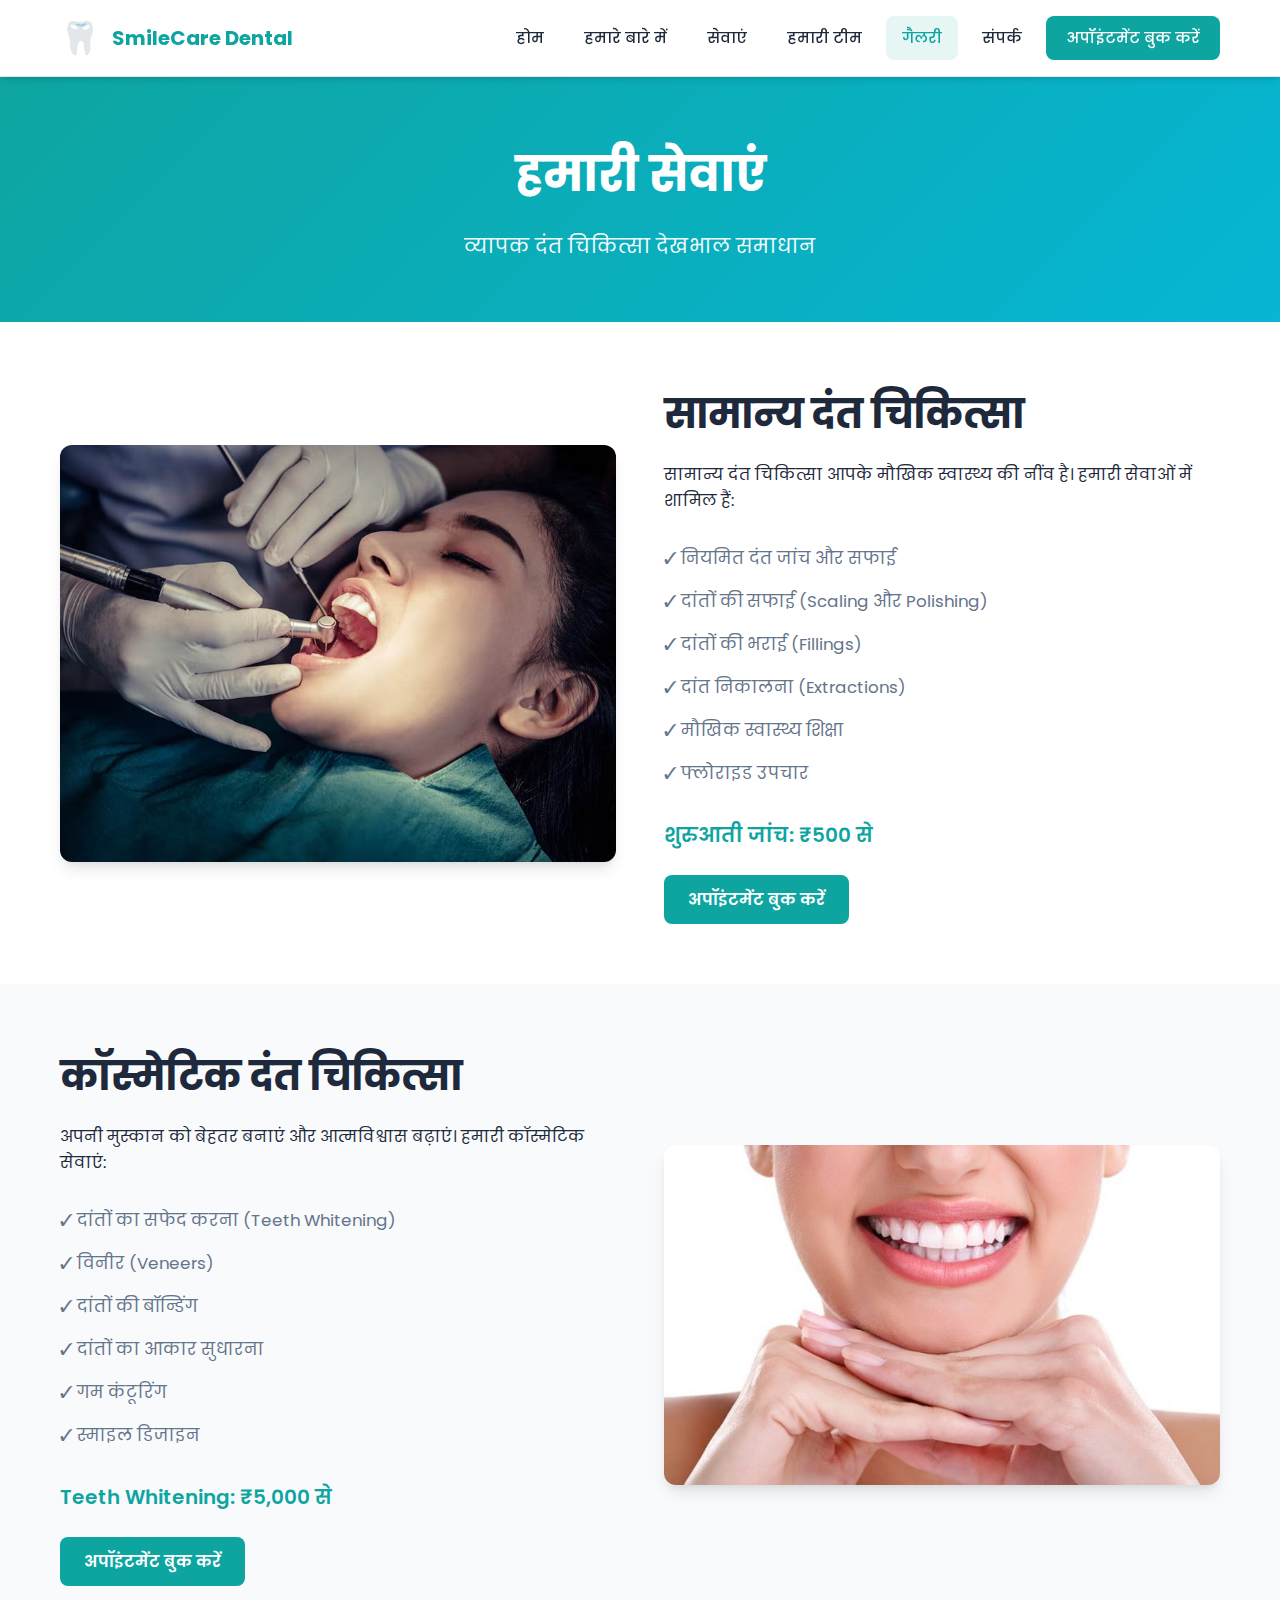
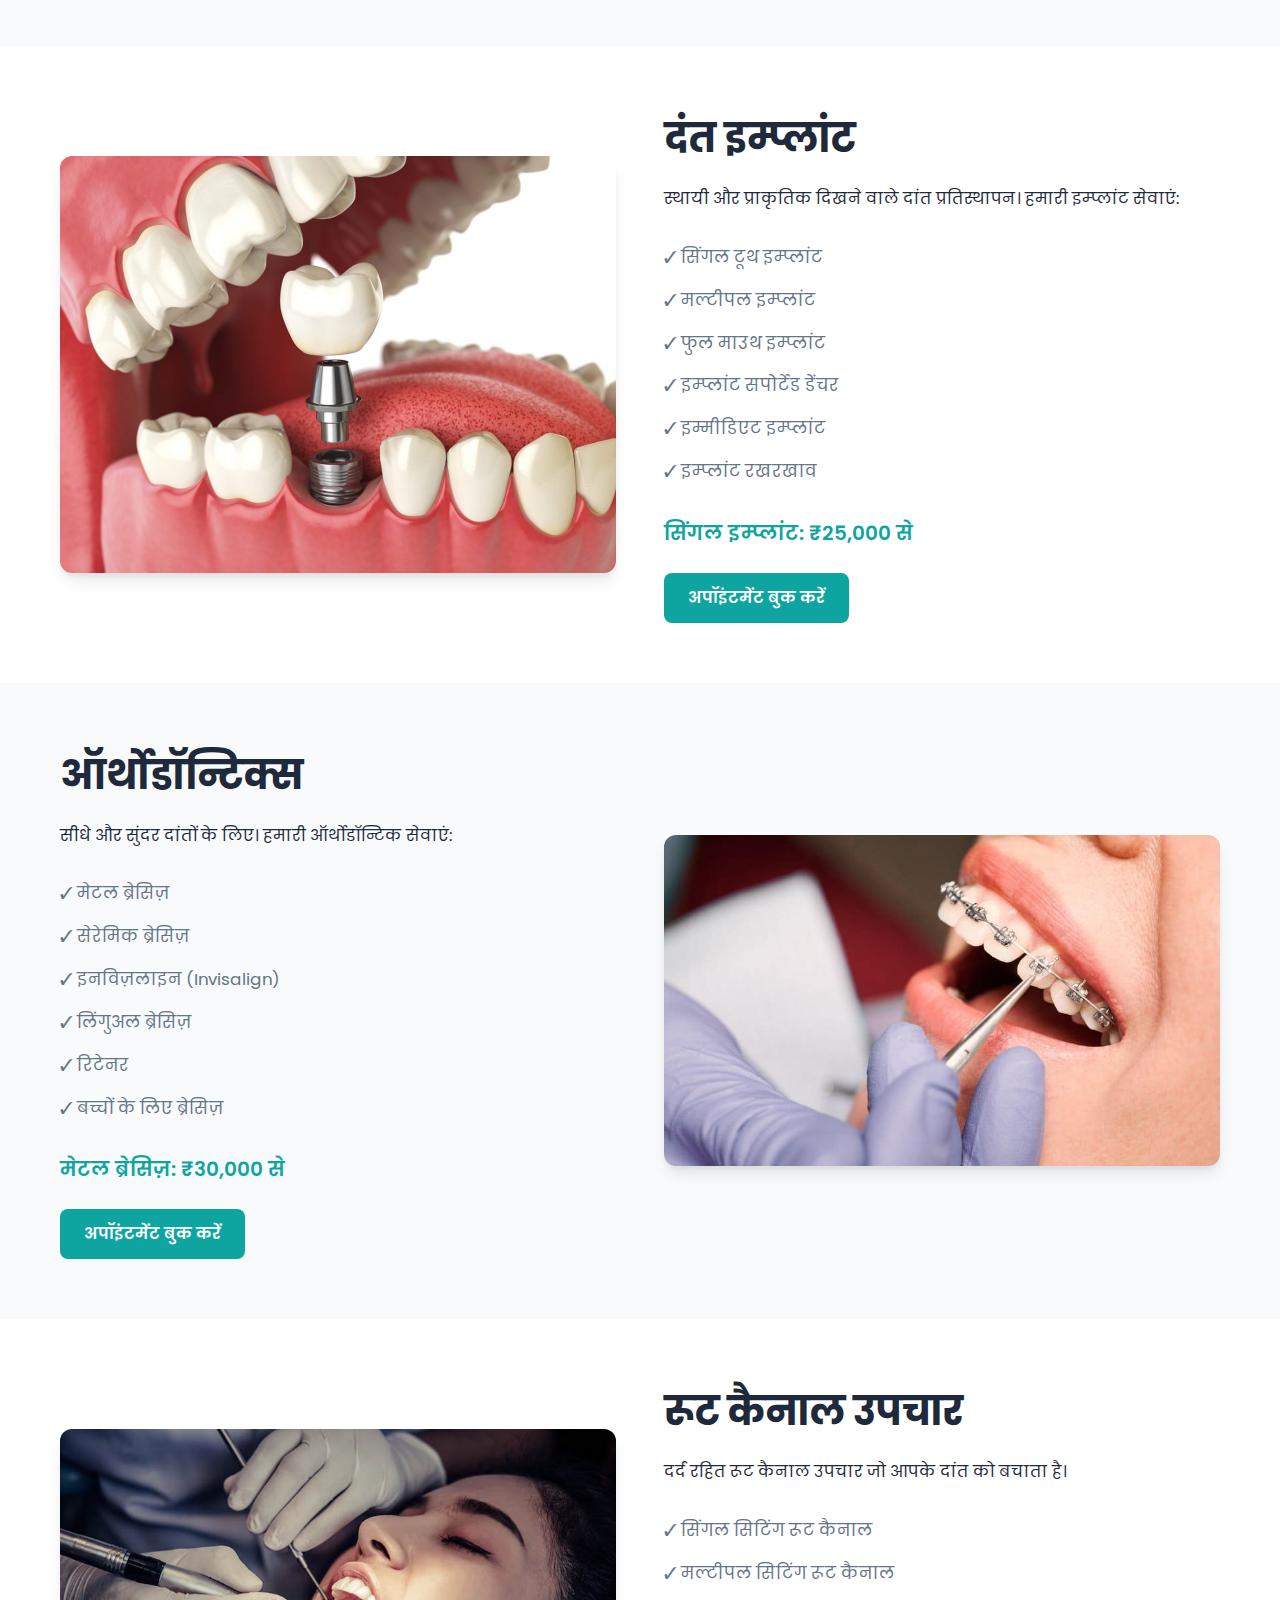
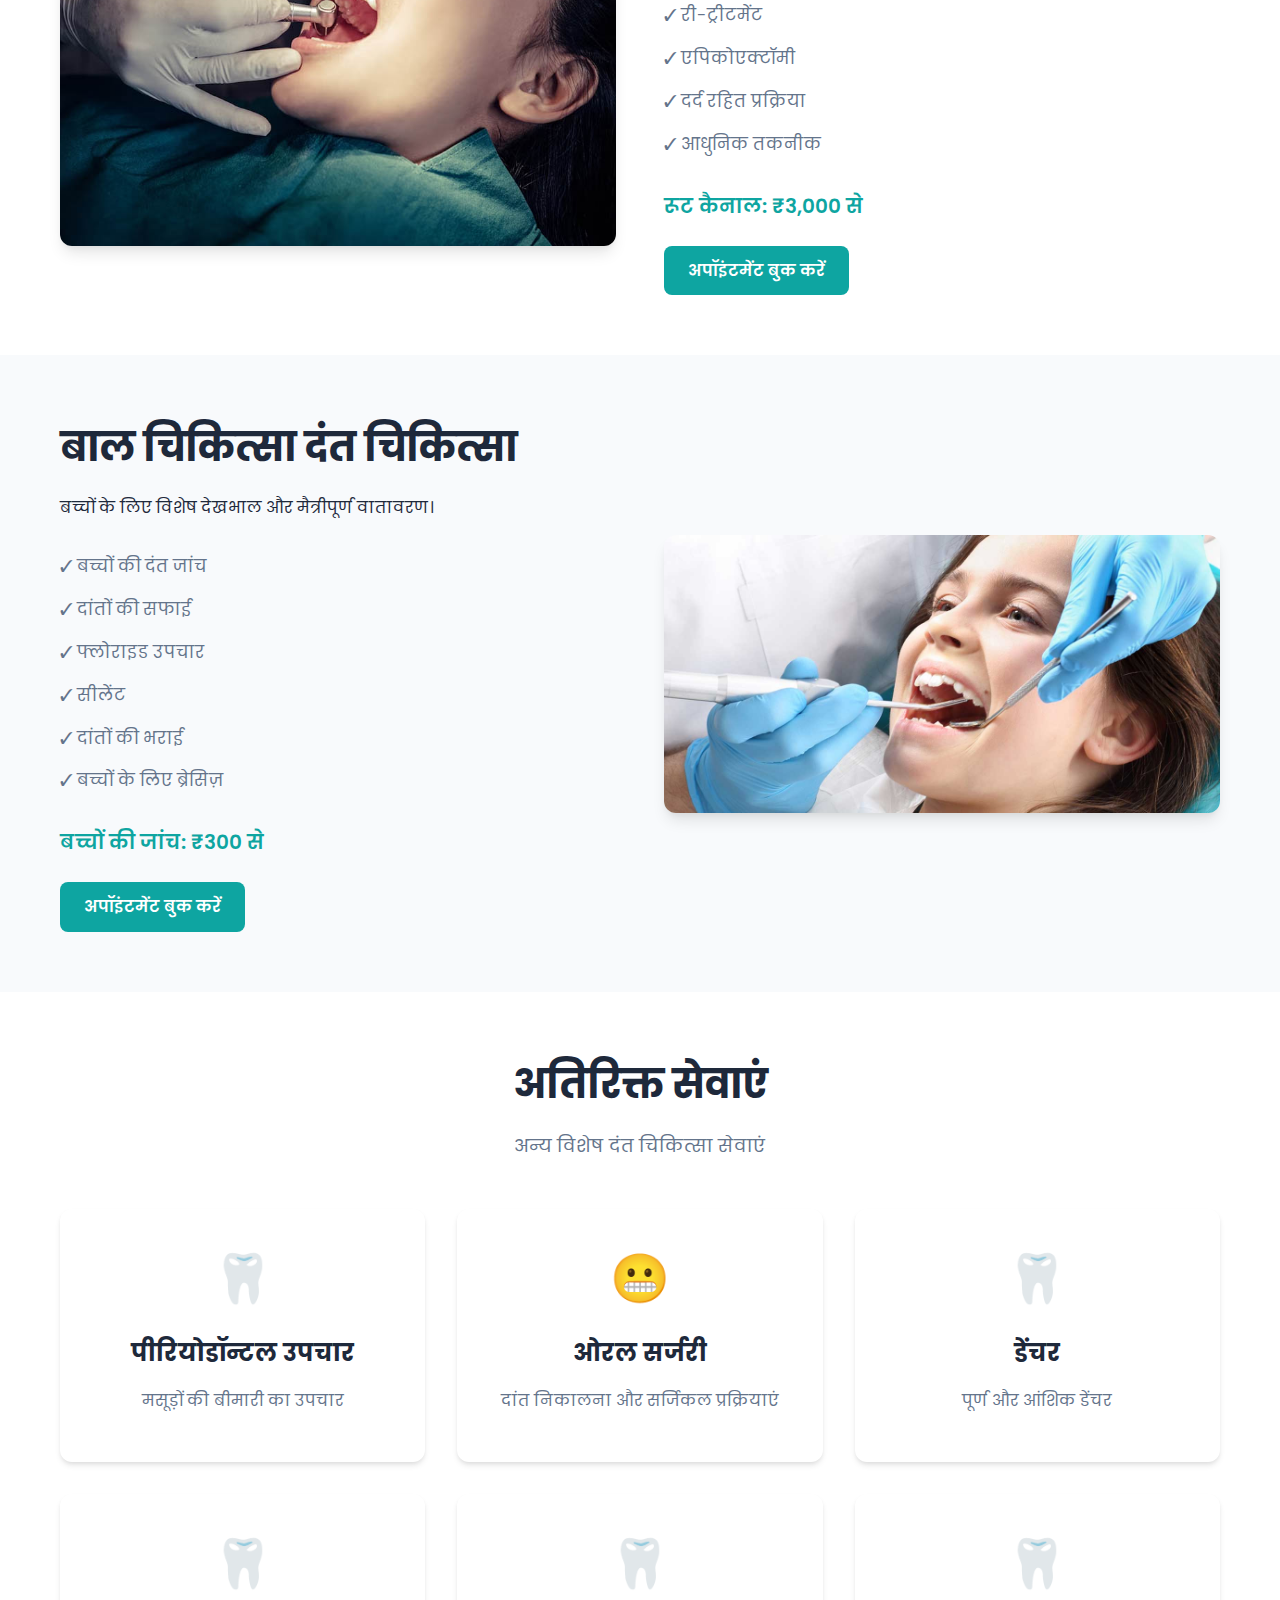
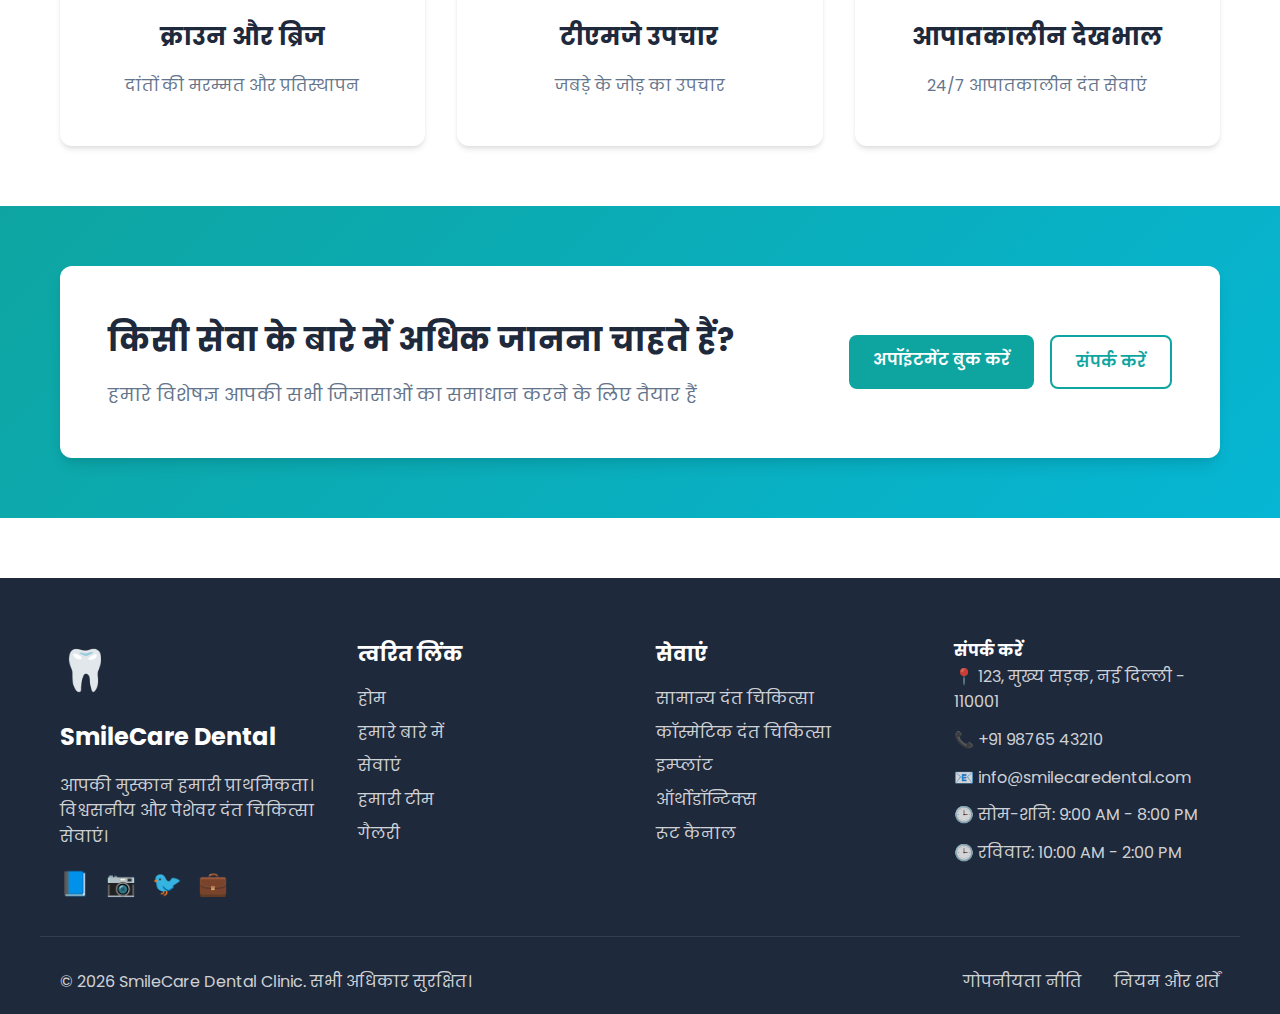
<file: services.html>
<!DOCTYPE html>
<html lang="hi">
<head>
  <meta charset="UTF-8">
  <meta name="viewport" content="width=device-width, initial-scale=1.0">
  <meta name="description" content="Comprehensive dental services at SmileCare Dental Clinic - General, Cosmetic, Implants, Orthodontics and more.">
  <title>हमारी सेवाएं - SmileCare Dental Clinic</title>
  <link rel="stylesheet" href="asset/css/style.css">
  <link rel="preconnect" href="https://fonts.googleapis.com">
  <link rel="preconnect" href="https://fonts.gstatic.com" crossorigin>
  <link href="https://fonts.googleapis.com/css2?family=Poppins:wght@300;400;500;600;700&display=swap" rel="stylesheet">
</head>
<body>
  <!-- Header -->
  <header class="site-header">
    <div class="container header-inner">
      <a class="brand" href="index.html">
        <div class="brand-logo">🦷</div>
        <span class="brand-name">SmileCare Dental</span>
      </a>

      <nav class="main-nav" id="mainNav">
        <a href="index.html">होम</a>
        <a href="about.html">हमारे बारे में</a>
        <a href="services.html">सेवाएं</a>
        <a href="team.html">हमारी टीम</a>
        <a href="gallery.html" class="active">गैलरी</a>
        <a href="contact.html">संपर्क</a>
        <a href="appointment.html" class="btn-appointment">अपॉइंटमेंट बुक करें</a>
      </nav>

      <button class="nav-toggle" id="navToggle" aria-label="Toggle navigation">☰</button>
    </div>
  </header>

  <main>
    <!-- Page Header -->
    <section class="page-header">
      <div class="container">
        <h1>हमारी सेवाएं</h1>
        <p class="page-subtitle">व्यापक दंत चिकित्सा देखभाल समाधान</p>
      </div>
    </section>

    <!-- General Dentistry -->
    <section id="general" class="section service-detail-section">
      <div class="container">
        <div class="service-detail">
          <div class="service-image">
            <img src="asset/images/service/Root canal treatment.jpg" alt="General Dentistry" />
          </div>
          <div class="service-content">
            <h2>सामान्य दंत चिकित्सा</h2>
            <p>सामान्य दंत चिकित्सा आपके मौखिक स्वास्थ्य की नींव है। हमारी सेवाओं में शामिल हैं:</p>
            <ul class="service-list">
              <li>✓ नियमित दंत जांच और सफाई</li>
              <li>✓ दांतों की सफाई (Scaling और Polishing)</li>
              <li>✓ दांतों की भराई (Fillings)</li>
              <li>✓ दांत निकालना (Extractions)</li>
              <li>✓ मौखिक स्वास्थ्य शिक्षा</li>
              <li>✓ फ्लोराइड उपचार</li>
            </ul>
            <p class="service-price">शुरुआती जांच: ₹500 से</p>
            <a href="appointment.html" class="btn btn-primary">अपॉइंटमेंट बुक करें</a>
          </div>
        </div>
      </div>
    </section>

    <!-- Cosmetic Dentistry -->
    <section id="cosmetic" class="section service-detail-section alt-bg">
      <div class="container">
        <div class="service-detail reverse">
          <div class="service-image">
            <img src="Cosmetic-Dentistry.jpg" alt="Cosmetic Dentistry" />
          </div>
          <div class="service-content">
            <h2>कॉस्मेटिक दंत चिकित्सा</h2>
            <p>अपनी मुस्कान को बेहतर बनाएं और आत्मविश्वास बढ़ाएं। हमारी कॉस्मेटिक सेवाएं:</p>
            <ul class="service-list">
              <li>✓ दांतों का सफेद करना (Teeth Whitening)</li>
              <li>✓ विनीर (Veneers)</li>
              <li>✓ दांतों की बॉन्डिंग</li>
              <li>✓ दांतों का आकार सुधारना</li>
              <li>✓ गम कंटूरिंग</li>
              <li>✓ स्माइल डिजाइन</li>
            </ul>
            <p class="service-price">Teeth Whitening: ₹5,000 से</p>
            <a href="appointment.html" class="btn btn-primary">अपॉइंटमेंट बुक करें</a>
          </div>
        </div>
      </div>
    </section>

    <!-- Dental Implants -->
    <section id="implants" class="section service-detail-section">
      <div class="container">
        <div class="service-detail">
          <div class="service-image">
            <img src="Dental Implact.jpg" alt="Dental Implants" />
          </div>
          <div class="service-content">
            <h2>दंत इम्प्लांट</h2>
            <p>स्थायी और प्राकृतिक दिखने वाले दांत प्रतिस्थापन। हमारी इम्प्लांट सेवाएं:</p>
            <ul class="service-list">
              <li>✓ सिंगल टूथ इम्प्लांट</li>
              <li>✓ मल्टीपल इम्प्लांट</li>
              <li>✓ फुल माउथ इम्प्लांट</li>
              <li>✓ इम्प्लांट सपोर्टेड डेंचर</li>
              <li>✓ इम्मीडिएट इम्प्लांट</li>
              <li>✓ इम्प्लांट रखरखाव</li>
            </ul>
            <p class="service-price">सिंगल इम्प्लांट: ₹25,000 से</p>
            <a href="appointment.html" class="btn btn-primary">अपॉइंटमेंट बुक करें</a>
          </div>
        </div>
      </div>
    </section>

    <!-- Orthodontics -->
    <section id="orthodontics" class="section service-detail-section alt-bg">
      <div class="container">
        <div class="service-detail reverse">
          <div class="service-image">
            <img src="Orthodontic.jpg" alt="Orthodontics" />
          </div>
          <div class="service-content">
            <h2>ऑर्थोडॉन्टिक्स</h2>
            <p>सीधे और सुंदर दांतों के लिए। हमारी ऑर्थोडॉन्टिक सेवाएं:</p>
            <ul class="service-list">
              <li>✓ मेटल ब्रेसिज़</li>
              <li>✓ सेरेमिक ब्रेसिज़</li>
              <li>✓ इनविज़लाइन (Invisalign)</li>
              <li>✓ लिंगुअल ब्रेसिज़</li>
              <li>✓ रिटेनर</li>
              <li>✓ बच्चों के लिए ब्रेसिज़</li>
            </ul>
            <p class="service-price">मेटल ब्रेसिज़: ₹30,000 से</p>
            <a href="appointment.html" class="btn btn-primary">अपॉइंटमेंट बुक करें</a>
          </div>
        </div>
      </div>
    </section>

    <!-- Root Canal -->
    <section id="rootcanal" class="section service-detail-section">
      <div class="container">
        <div class="service-detail">
          <div class="service-image">
            <img src="Root canal treatment.jpg" alt="Root Canal" />
          </div>
          <div class="service-content">
            <h2>रूट कैनाल उपचार</h2>
            <p>दर्द रहित रूट कैनाल उपचार जो आपके दांत को बचाता है।</p>
            <ul class="service-list">
              <li>✓ सिंगल सिटिंग रूट कैनाल</li>
              <li>✓ मल्टीपल सिटिंग रूट कैनाल</li>
              <li>✓ री-ट्रीटमेंट</li>
              <li>✓ एपिकोएक्टॉमी</li>
              <li>✓ दर्द रहित प्रक्रिया</li>
              <li>✓ आधुनिक तकनीक</li>
            </ul>
            <p class="service-price">रूट कैनाल: ₹3,000 से</p>
            <a href="appointment.html" class="btn btn-primary">अपॉइंटमेंट बुक करें</a>
          </div>
        </div>
      </div>
    </section>

    <!-- Pediatric Dentistry -->
    <section id="pediatric" class="section service-detail-section alt-bg">
      <div class="container">
        <div class="service-detail reverse">
          <div class="service-image">
            <img src="asset/images/service/Pediatric Dentistry.jpg" alt="Pediatric Dentistry" />
          </div>
          <div class="service-content">
            <h2>बाल चिकित्सा दंत चिकित्सा</h2>
            <p>बच्चों के लिए विशेष देखभाल और मैत्रीपूर्ण वातावरण।</p>
            <ul class="service-list">
              <li>✓ बच्चों की दंत जांच</li>
              <li>✓ दांतों की सफाई</li>
              <li>✓ फ्लोराइड उपचार</li>
              <li>✓ सीलेंट</li>
              <li>✓ दांतों की भराई</li>
              <li>✓ बच्चों के लिए ब्रेसिज़</li>
            </ul>
            <p class="service-price">बच्चों की जांच: ₹300 से</p>
            <a href="appointment.html" class="btn btn-primary">अपॉइंटमेंट बुक करें</a>
          </div>
        </div>
      </div>
    </section>

    <!-- Additional Services -->
    <section class="section additional-services">
      <div class="container">
        <div class="section-header">
          <h2>अतिरिक्त सेवाएं</h2>
          <p class="section-subtitle">अन्य विशेष दंत चिकित्सा सेवाएं</p>
        </div>
        <div class="services-grid">
          <div class="service-card">
            <div class="service-icon">🦷</div>
            <h3>पीरियोडॉन्टल उपचार</h3>
            <p>मसूड़ों की बीमारी का उपचार</p>
          </div>
          <div class="service-card">
            <div class="service-icon">😬</div>
            <h3>ओरल सर्जरी</h3>
            <p>दांत निकालना और सर्जिकल प्रक्रियाएं</p>
          </div>
          <div class="service-card">
            <div class="service-icon">🦷</div>
            <h3>डेंचर</h3>
            <p>पूर्ण और आंशिक डेंचर</p>
          </div>
          <div class="service-card">
            <div class="service-icon">🦷</div>
            <h3>क्राउन और ब्रिज</h3>
            <p>दांतों की मरम्मत और प्रतिस्थापन</p>
          </div>
          <div class="service-card">
            <div class="service-icon">🦷</div>
            <h3>टीएमजे उपचार</h3>
            <p>जबड़े के जोड़ का उपचार</p>
          </div>
          <div class="service-card">
            <div class="service-icon">🦷</div>
            <h3>आपातकालीन देखभाल</h3>
            <p>24/7 आपातकालीन दंत सेवाएं</p>
          </div>
        </div>
      </div>
    </section>

    <!-- CTA Section -->
    <section class="section cta-section">
      <div class="container">
        <div class="cta-card">
          <div class="cta-content">
            <h3>किसी सेवा के बारे में अधिक जानना चाहते हैं?</h3>
            <p>हमारे विशेषज्ञ आपकी सभी जिज्ञासाओं का समाधान करने के लिए तैयार हैं</p>
          </div>
          <div class="cta-buttons">
            <a href="appointment.html" class="btn btn-primary">अपॉइंटमेंट बुक करें</a>
            <a href="contact.html" class="btn btn-secondary">संपर्क करें</a>
          </div>
        </div>
      </div>
    </section>

    <!-- Footer -->
    <footer class="site-footer">
      <div class="container footer-grid">
        <div class="footer-brand">
          <div class="footer-logo">🦷</div>
          <h3>SmileCare Dental</h3>
          <p>आपकी मुस्कान हमारी प्राथमिकता। विश्वसनीय और पेशेवर दंत चिकित्सा सेवाएं।</p>
          <div class="social-links">
            <a href="#" aria-label="Facebook">📘</a>
            <a href="#" aria-label="Instagram">📷</a>
            <a href="#" aria-label="Twitter">🐦</a>
            <a href="#" aria-label="LinkedIn">💼</a>
          </div>
        </div>

        <div class="footer-links">
          <h4>त्वरित लिंक</h4>
          <ul>
            <li><a href="index.html/index.html">होम</a></li>
            <li><a href="about.html">हमारे बारे में</a></li>
            <li><a href="services.html">सेवाएं</a></li>
            <li><a href="team.html">हमारी टीम</a></li>
            <li><a href="gallery.html">गैलरी</a></li>
          </ul>
        </div>

        <div class="footer-links">
          <h4>सेवाएं</h4>
          <ul>
            <li><a href="services.html#general">सामान्य दंत चिकित्सा</a></li>
            <li><a href="services.html#cosmetic">कॉस्मेटिक दंत चिकित्सा</a></li>
            <li><a href="services.html#implants">इम्प्लांट</a></li>
            <li><a href="services.html#orthodontics">ऑर्थोडॉन्टिक्स</a></li>
            <li><a href="services.html#rootcanal">रूट कैनाल</a></li>
          </ul>
        </div>

        <div class="footer-contact">
          <h4>संपर्क करें</h4>
          <ul class="contact-info">
            <li>📍 123, मुख्य सड़क, नई दिल्ली - 110001</li>
            <li>📞 +91 98765 43210</li>
            <li>📧 info@smilecaredental.com</li>
            <li>🕒 सोम-शनि: 9:00 AM - 8:00 PM</li>
            <li>🕒 रविवार: 10:00 AM - 2:00 PM</li>
          </ul>
        </div>
      </div>

      <div class="container footer-bottom">
        <div class="copyright">
          <p>© <span id="currentYear">2025</span> SmileCare Dental Clinic. सभी अधिकार सुरक्षित।</p>
        </div>
        <div class="footer-links-bottom">
          <a href="privacy.html">गोपनीयता नीति</a>
          <a href="terms.html">नियम और शर्तें</a>
        </div>
      </div>
    </footer>
  </main>

  <script src="asset/js/script.js" defer></script>
</body>
</html>
</file>
<file: asset/css/style.css>
/* ============================================
   SmileCare Dental Clinic - Main Stylesheet
   ============================================ */

/* CSS Variables */
:root {
  --primary-color: #0ea5a1;
  --primary-dark: #0d9488;
  --secondary-color: #06b6d4;
  --accent-color: #7c3aed;
  --text-dark: #1e293b;
  --text-light: #64748b;
  --bg-light: #f8fafc;
  --bg-white: #ffffff;
  --border-color: #e2e8f0;
  --success-color: #10b981;
  --error-color: #ef4444;
  --radius: 12px;
  --container: 1200px;
  --shadow: 0 4px 6px -1px rgba(0, 0, 0, 0.1), 0 2px 4px -1px rgba(0, 0, 0, 0.06);
  --shadow-lg: 0 10px 15px -3px rgba(0, 0, 0, 0.1), 0 4px 6px -2px rgba(0, 0, 0, 0.05);
}

/* Reset & Base Styles */
* {
  box-sizing: border-box;
  margin: 0;
  padding: 0;
}

html {
  scroll-behavior: smooth;
}

body {
  font-family: 'Poppins', -apple-system, BlinkMacSystemFont, 'Segoe UI', Roboto, 'Helvetica Neue', Arial, sans-serif;
  line-height: 1.6;
  color: var(--text-dark);
  background-color: var(--bg-white);
  -webkit-font-smoothing: antialiased;
  -moz-osx-font-smoothing: grayscale;
}

a {
  color: inherit;
  text-decoration: none;
  transition: all 0.3s ease;
}

img {
  max-width: 100%;
  height: auto;
  display: block;
}

/* Container */
.container {
  max-width: var(--container);
  margin: 0 auto;
  padding: 0 20px;
}

/* Header */
.site-header {
  position: sticky;
  top: 0;
  z-index: 1000;
  background: var(--bg-white);
  box-shadow: var(--shadow);
  border-bottom: 1px solid var(--border-color);
}

.header-inner {
  display: flex;
  align-items: center;
  justify-content: space-between;
  padding: 1rem 20px;
  gap: 2rem;
}

.brand {
  display: flex;
  align-items: center;
  gap: 12px;
  font-size: 1.25rem;
  font-weight: 700;
  color: var(--primary-color);
}

.brand-logo {
  font-size: 2rem;
  line-height: 1;
}

.brand-name {
  font-weight: 700;
}

.main-nav {
  display: flex;
  gap: 8px;
  align-items: center;
  flex-wrap: wrap;
}

.main-nav a {
  padding: 10px 16px;
  border-radius: 8px;
  color: var(--text-dark);
  font-weight: 500;
  font-size: 0.95rem;
  transition: all 0.3s ease;
}

.main-nav a:hover,
.main-nav a.active {
  color: var(--primary-color);
  background-color: rgba(14, 165, 161, 0.1);
}

.btn-appointment {
  background: var(--primary-color) !important;
  color: white !important;
  padding: 10px 20px !important;
  border-radius: 8px;
  font-weight: 600;
}

.btn-appointment:hover {
  background: var(--primary-dark) !important;
  transform: translateY(-2px);
  box-shadow: var(--shadow-lg);
}

.nav-toggle {
  display: none;
  background: transparent;
  border: none;
  font-size: 1.5rem;
  cursor: pointer;
  color: var(--text-dark);
  padding: 8px;
}

/* Hero Section */
.hero {
  position: relative;
  padding: 80px 0;
  background: linear-gradient(135deg, #f0fdfa 0%, #e0f2fe 100%);
  overflow: hidden;
}

.hero-background {
  position: absolute;
  top: 0;
  left: 0;
  right: 0;
  bottom: 0;
  background: url('../img/dental-hero.jpg') center/cover;
  opacity: 0.1;
}

.hero-overlay {
  position: absolute;
  top: 0;
  left: 0;
  right: 0;
  bottom: 0;
  background: linear-gradient(135deg, rgba(14, 165, 161, 0.9) 0%, rgba(6, 182, 212, 0.9) 100%);
}

.hero-inner {
  position: relative;
  z-index: 1;
  display: grid;
  grid-template-columns: 1fr 1fr;
  gap: 3rem;
  align-items: center;
}

.hero-content {
  color: white;
}

.hero-title {
  font-size: 3rem;
  font-weight: 700;
  margin-bottom: 1rem;
  line-height: 1.2;
}

.hero-subtitle {
  font-size: 1.25rem;
  margin-bottom: 2rem;
  opacity: 0.95;
}

.hero-cta {
  display: flex;
  gap: 1rem;
  margin-bottom: 2rem;
  flex-wrap: wrap;
}

.hero-features {
  display: flex;
  gap: 2rem;
  flex-wrap: wrap;
}

.feature-item {
  display: flex;
  align-items: center;
  gap: 8px;
  font-size: 0.95rem;
}

.feature-icon {
  background: rgba(255, 255, 255, 0.2);
  width: 24px;
  height: 24px;
  border-radius: 50%;
  display: flex;
  align-items: center;
  justify-content: center;
  font-size: 0.875rem;
}

.hero-image img {
  border-radius: var(--radius);
  box-shadow: var(--shadow-lg);
}

/* Buttons */
.btn {
  display: inline-block;
  padding: 12px 24px;
  border-radius: 8px;
  font-weight: 600;
  text-align: center;
  cursor: pointer;
  transition: all 0.3s ease;
  border: none;
  font-size: 1rem;
}

.btn-primary {
  background: var(--primary-color);
  color: white;
}

.btn-primary:hover {
  background: var(--primary-dark);
  transform: translateY(-2px);
  box-shadow: var(--shadow-lg);
}

.btn-secondary {
  background: white;
  color: var(--primary-color);
  border: 2px solid var(--primary-color);
}

.btn-secondary:hover {
  background: var(--primary-color);
  color: white;
}

.btn-large {
  padding: 16px 32px;
  font-size: 1.1rem;
}

/* Sections */
.section {
  padding: 60px 0;
}

.section-header {
  text-align: center;
  margin-bottom: 3rem;
}

.section-header h2 {
  font-size: 2.5rem;
  font-weight: 700;
  margin-bottom: 1rem;
  color: var(--text-dark);
}

.section-subtitle {
  font-size: 1.125rem;
  color: var(--text-light);
}

/* Page Header */
.page-header {
  background: linear-gradient(135deg, var(--primary-color) 0%, var(--secondary-color) 100%);
  color: white;
  padding: 60px 0;
  text-align: center;
}

.page-header h1 {
  font-size: 3rem;
  font-weight: 700;
  margin-bottom: 1rem;
}

.page-subtitle {
  font-size: 1.25rem;
  opacity: 0.95;
}

/* Services Grid */
.services-grid {
  display: grid;
  grid-template-columns: repeat(auto-fit, minmax(300px, 1fr));
  gap: 2rem;
}

.service-card {
  background: white;
  padding: 2rem;
  border-radius: var(--radius);
  box-shadow: var(--shadow);
  text-align: center;
  transition: all 0.3s ease;
}

.service-card:hover {
  transform: translateY(-5px);
  box-shadow: var(--shadow-lg);
}

.service-icon {
  font-size: 3rem;
  margin-bottom: 1rem;
}

.service-card h3 {
  font-size: 1.5rem;
  margin-bottom: 1rem;
  color: var(--text-dark);
}

.service-card p {
  color: var(--text-light);
  margin-bottom: 1rem;
}

.service-link {
  color: var(--primary-color);
  font-weight: 600;
}

/* Service Detail */
.service-detail-section {
  padding: 60px 0;
}

.service-detail-section.alt-bg {
  background: var(--bg-light);
}

.service-detail {
  display: grid;
  grid-template-columns: 1fr 1fr;
  gap: 3rem;
  align-items: center;
}

.service-detail.reverse {
  direction: rtl;
}

.service-detail.reverse > * {
  direction: ltr;
}

.service-image img {
  border-radius: var(--radius);
  box-shadow: var(--shadow-lg);
}

.service-content h2 {
  font-size: 2.5rem;
  margin-bottom: 1rem;
  color: var(--text-dark);
}

.service-list {
  list-style: none;
  margin: 1.5rem 0;
}

.service-list li {
  padding: 0.5rem 0;
  color: var(--text-light);
  font-size: 1.05rem;
}

.service-price {
  font-size: 1.25rem;
  font-weight: 600;
  color: var(--primary-color);
  margin: 1.5rem 0;
}

/* Why Choose Us */
.why-choose-us {
  background: var(--bg-light);
}

.two-col {
  display: grid;
  grid-template-columns: 1fr 1fr;
  gap: 3rem;
  align-items: center;
}

.content-left h2 {
  font-size: 2.5rem;
  margin-bottom: 1rem;
  color: var(--text-dark);
}

.lead {
  font-size: 1.125rem;
  color: var(--text-light);
  margin-bottom: 2rem;
}

.features-list {
  list-style: none;
  margin: 2rem 0;
}

.features-list li {
  display: flex;
  gap: 1rem;
  margin-bottom: 1.5rem;
}

.check-icon {
  background: var(--primary-color);
  color: white;
  width: 32px;
  height: 32px;
  border-radius: 50%;
  display: flex;
  align-items: center;
  justify-content: center;
  flex-shrink: 0;
  font-weight: 700;
}

.feature-image {
  border-radius: var(--radius);
  box-shadow: var(--shadow-lg);
}

/* Statistics */
.stats-section {
  background: linear-gradient(135deg, var(--primary-color) 0%, var(--secondary-color) 100%);
  color: white;
}

.stats-grid {
  display: grid;
  grid-template-columns: repeat(auto-fit, minmax(200px, 1fr));
  gap: 2rem;
  text-align: center;
}

.stat-item {
  padding: 2rem;
}

.stat-number {
  font-size: 3.5rem;
  font-weight: 700;
  margin-bottom: 0.5rem;
}

.stat-label {
  font-size: 1.125rem;
  opacity: 0.9;
}

/* Testimonials */
.testimonials-section {
  background: var(--bg-light);
}

.testimonials-grid {
  display: grid;
  grid-template-columns: repeat(auto-fit, minmax(300px, 1fr));
  gap: 2rem;
}

.testimonial-card {
  background: white;
  padding: 2rem;
  border-radius: var(--radius);
  box-shadow: var(--shadow);
}

.testimonial-rating {
  color: #fbbf24;
  font-size: 1.25rem;
  margin-bottom: 1rem;
}

.testimonial-text {
  color: var(--text-light);
  margin-bottom: 1.5rem;
  font-style: italic;
}

.testimonial-author strong {
  display: block;
  color: var(--text-dark);
  margin-bottom: 0.25rem;
}

.testimonial-author span {
  color: var(--text-light);
  font-size: 0.9rem;
}

/* CTA Section */
.cta-section {
  background: linear-gradient(135deg, var(--primary-color) 0%, var(--secondary-color) 100%);
  color: white;
}

.cta-card {
  background: white;
  padding: 3rem;
  border-radius: var(--radius);
  display: flex;
  justify-content: space-between;
  align-items: center;
  gap: 2rem;
  box-shadow: var(--shadow-lg);
}

.cta-content h3 {
  font-size: 2rem;
  margin-bottom: 1rem;
  color: var(--text-dark);
}

.cta-content p {
  color: var(--text-light);
  font-size: 1.125rem;
}

.cta-buttons {
  display: flex;
  gap: 1rem;
  flex-wrap: wrap;
}

/* Mission & Vision */
.mission-vision {
  background: var(--bg-light);
}

.mission-grid {
  display: grid;
  grid-template-columns: repeat(auto-fit, minmax(300px, 1fr));
  gap: 2rem;
}

.mission-card {
  background: white;
  padding: 2rem;
  border-radius: var(--radius);
  box-shadow: var(--shadow);
  text-align: center;
}

.mission-icon {
  font-size: 3rem;
  margin-bottom: 1rem;
}

.mission-card h3 {
  font-size: 1.5rem;
  margin-bottom: 1rem;
  color: var(--text-dark);
}

/* Features Grid */
.features-grid {
  display: grid;
  grid-template-columns: repeat(auto-fit, minmax(250px, 1fr));
  gap: 2rem;
}

.feature-box {
  background: white;
  padding: 2rem;
  border-radius: var(--radius);
  box-shadow: var(--shadow);
  text-align: center;
  transition: all 0.3s ease;
}

.feature-box:hover {
  transform: translateY(-5px);
  box-shadow: var(--shadow-lg);
}

.feature-icon-large {
  font-size: 3rem;
  margin-bottom: 1rem;
}

.feature-box h4 {
  font-size: 1.25rem;
  margin-bottom: 0.5rem;
  color: var(--text-dark);
}

/* Timeline */
.timeline-section {
  background: var(--bg-light);
}

.timeline {
  max-width: 800px;
  margin: 0 auto;
  position: relative;
  padding-left: 2rem;
}

.timeline::before {
  content: '';
  position: absolute;
  left: 0;
  top: 0;
  bottom: 0;
  width: 2px;
  background: var(--primary-color);
}

.timeline-item {
  position: relative;
  margin-bottom: 3rem;
  padding-left: 3rem;
}

.timeline-item::before {
  content: '';
  position: absolute;
  left: -1.5rem;
  top: 0;
  width: 16px;
  height: 16px;
  border-radius: 50%;
  background: var(--primary-color);
  border: 3px solid white;
}

.timeline-year {
  font-size: 1.5rem;
  font-weight: 700;
  color: var(--primary-color);
  margin-bottom: 0.5rem;
}

.timeline-content h4 {
  font-size: 1.25rem;
  margin-bottom: 0.5rem;
  color: var(--text-dark);
}

/* Team Grid */
.team-grid {
  display: grid;
  grid-template-columns: repeat(auto-fit, minmax(300px, 1fr));
  gap: 2rem;
}

.team-card {
  background: white;
  border-radius: var(--radius);
  overflow: hidden;
  box-shadow: var(--shadow);
  transition: all 0.3s ease;
}

.team-card:hover {
  transform: translateY(-5px);
  box-shadow: var(--shadow-lg);
}

.team-image {
  width: 100%;
  height: 300px;
  overflow: hidden;
  background: var(--bg-light);
}

.team-image img {
  width: 100%;
  height: 100%;
  object-fit: cover;
}

.team-info {
  padding: 1.5rem;
}

.team-info h3 {
  font-size: 1.5rem;
  margin-bottom: 0.5rem;
  color: var(--text-dark);
}

.team-role {
  color: var(--primary-color);
  font-weight: 600;
  margin-bottom: 0.5rem;
}

.team-qualification,
.team-experience,
.team-specialization {
  color: var(--text-light);
  font-size: 0.95rem;
  margin-bottom: 0.5rem;
}

.team-social {
  display: flex;
  gap: 1rem;
  margin-top: 1rem;
}

.team-social a {
  font-size: 1.5rem;
  transition: transform 0.3s ease;
}

.team-social a:hover {
  transform: scale(1.2);
}

/* Staff Grid */
.staff-grid {
  display: grid;
  grid-template-columns: repeat(auto-fit, minmax(200px, 1fr));
  gap: 2rem;
}

.staff-card {
  text-align: center;
  background: white;
  padding: 1.5rem;
  border-radius: var(--radius);
  box-shadow: var(--shadow);
}

.staff-image {
  width: 150px;
  height: 150px;
  border-radius: 50%;
  margin: 0 auto 1rem;
  overflow: hidden;
  background: var(--bg-light);
}

.staff-image img {
  width: 100%;
  height: 100%;
  object-fit: cover;
}

/* Contact Form */
.contact-section {
  background: var(--bg-light);
}

.contact-grid {
  display: grid;
  grid-template-columns: 1fr 1fr;
  gap: 3rem;
}

.contact-form-wrapper,
.contact-info-wrapper {
  background: white;
  padding: 2rem;
  border-radius: var(--radius);
  box-shadow: var(--shadow);
}

.contact-form-wrapper h2,
.contact-info-wrapper h2 {
  font-size: 2rem;
  margin-bottom: 1.5rem;
  color: var(--text-dark);
}

.form-group {
  margin-bottom: 1.5rem;
}

.form-group label {
  display: block;
  margin-bottom: 0.5rem;
  font-weight: 600;
  color: var(--text-dark);
}

.form-group input,
.form-group select,
.form-group textarea {
  width: 100%;
  padding: 12px;
  border: 2px solid var(--border-color);
  border-radius: 8px;
  font-size: 1rem;
  font-family: inherit;
  transition: all 0.3s ease;
}

.form-group input:focus,
.form-group select:focus,
.form-group textarea:focus {
  outline: none;
  border-color: var(--primary-color);
  box-shadow: 0 0 0 3px rgba(14, 165, 161, 0.1);
}

.form-row {
  display: grid;
  grid-template-columns: 1fr 1fr;
  gap: 1rem;
}

.radio-group {
  display: flex;
  gap: 2rem;
}

.radio-label {
  display: flex;
  align-items: center;
  gap: 0.5rem;
  cursor: pointer;
}

.checkbox-group {
  margin-top: 1rem;
}

.checkbox-label {
  display: flex;
  align-items: flex-start;
  gap: 0.5rem;
  cursor: pointer;
}

.checkbox-label input[type="checkbox"] {
  width: auto;
  margin-top: 4px;
}

.contact-info-cards {
  margin-bottom: 2rem;
}

.contact-info-card {
  background: var(--bg-light);
  padding: 1.5rem;
  border-radius: var(--radius);
  margin-bottom: 1rem;
}

.contact-icon {
  font-size: 2rem;
  margin-bottom: 0.5rem;
}

.contact-info-card h3 {
  font-size: 1.25rem;
  margin-bottom: 0.5rem;
  color: var(--text-dark);
}

.contact-note {
  font-size: 0.9rem;
  color: var(--text-light);
  margin-top: 0.5rem;
  font-style: italic;
}

.social-section {
  margin-top: 2rem;
  padding-top: 2rem;
  border-top: 1px solid var(--border-color);
}

.social-links-large {
  display: flex;
  flex-direction: column;
  gap: 0.75rem;
}

.social-link {
  padding: 0.75rem;
  background: var(--bg-light);
  border-radius: 8px;
  transition: all 0.3s ease;
}

.social-link:hover {
  background: var(--primary-color);
  color: white;
}

/* Map Section */
.map-section {
  background: white;
}

.map-wrapper {
  border-radius: var(--radius);
  overflow: hidden;
  box-shadow: var(--shadow-lg);
}

/* FAQ Section */
.faq-section {
  background: var(--bg-light);
}

.faq-list {
  max-width: 800px;
  margin: 0 auto;
}

.faq-item {
  background: white;
  border-radius: var(--radius);
  margin-bottom: 1rem;
  box-shadow: var(--shadow);
  overflow: hidden;
}

.faq-question {
  display: flex;
  justify-content: space-between;
  align-items: center;
  padding: 1.5rem;
  cursor: pointer;
  transition: all 0.3s ease;
}

.faq-question:hover {
  background: var(--bg-light);
}

.faq-question h4 {
  font-size: 1.125rem;
  color: var(--text-dark);
}

.faq-toggle {
  font-size: 1.5rem;
  color: var(--primary-color);
  font-weight: 700;
  transition: transform 0.3s ease;
}

.faq-item.active .faq-toggle {
  transform: rotate(45deg);
}

.faq-answer {
  max-height: 0;
  overflow: hidden;
  transition: max-height 0.3s ease;
}

.faq-item.active .faq-answer {
  max-height: 500px;
}

.faq-answer p {
  padding: 0 1.5rem 1.5rem;
  color: var(--text-light);
}

/* Appointment Form */
.appointment-section {
  background: var(--bg-light);
}

.appointment-wrapper {
  display: grid;
  grid-template-columns: 2fr 1fr;
  gap: 3rem;
}

.appointment-form-container {
  background: white;
  padding: 2.5rem;
  border-radius: var(--radius);
  box-shadow: var(--shadow);
}

.appointment-form-container h2 {
  font-size: 2rem;
  margin-bottom: 0.5rem;
  color: var(--text-dark);
}

.form-intro {
  color: var(--text-light);
  margin-bottom: 2rem;
}

.appointment-info-sidebar {
  display: flex;
  flex-direction: column;
  gap: 1.5rem;
}

.info-card {
  background: white;
  padding: 1.5rem;
  border-radius: var(--radius);
  box-shadow: var(--shadow);
}

.info-card h3 {
  font-size: 1.25rem;
  margin-bottom: 1rem;
  color: var(--text-dark);
}

.phone-number {
  font-size: 1.5rem;
  font-weight: 700;
  color: var(--primary-color);
  margin-top: 0.5rem;
}

.hours-list,
.tips-list {
  list-style: none;
}

.hours-list li,
.tips-list li {
  margin-bottom: 0.75rem;
  color: var(--text-light);
}

/* Gallery */
.gallery-filters-section {
  background: var(--bg-light);
  padding: 2rem 0;
}

.gallery-filters {
  display: flex;
  justify-content: center;
  gap: 1rem;
  flex-wrap: wrap;
}

.filter-btn {
  padding: 10px 20px;
  background: white;
  border: 2px solid var(--border-color);
  border-radius: 8px;
  cursor: pointer;
  font-weight: 600;
  transition: all 0.3s ease;
}

.filter-btn:hover,
.filter-btn.active {
  background: var(--primary-color);
  color: white;
  border-color: var(--primary-color);
}

.gallery-grid {
  display: grid;
  grid-template-columns: repeat(auto-fill, minmax(280px, 1fr));
  gap: 1.5rem;
}

.gallery-item {
  position: relative;
  overflow: hidden;
  border-radius: var(--radius);
  aspect-ratio: 1;
  cursor: pointer;
}

.gallery-item img {
  width: 100%;
  height: 100%;
  object-fit: cover;
  transition: transform 0.3s ease;
}

.gallery-item:hover img {
  transform: scale(1.1);
}

.gallery-overlay {
  position: absolute;
  bottom: 0;
  left: 0;
  right: 0;
  background: linear-gradient(to top, rgba(0, 0, 0, 0.8), transparent);
  color: white;
  padding: 1.5rem;
  transform: translateY(100%);
  transition: transform 0.3s ease;
}

.gallery-item:hover .gallery-overlay {
  transform: translateY(0);
}

.gallery-overlay h4 {
  margin-bottom: 0.5rem;
}

/* Lightbox */
.lightbox-modal {
  display: none;
  position: fixed;
  z-index: 2000;
  left: 0;
  top: 0;
  width: 100%;
  height: 100%;
  background: rgba(0, 0, 0, 0.9);
  overflow: auto;
}

.lightbox-modal.active {
  display: flex;
  align-items: center;
  justify-content: center;
}

.lightbox-content {
  max-width: 90%;
  max-height: 90%;
  margin: auto;
  display: block;
}

.lightbox-caption {
  color: white;
  text-align: center;
  padding: 1rem;
  font-size: 1.125rem;
}

.lightbox-close {
  position: absolute;
  top: 20px;
  right: 35px;
  color: white;
  font-size: 40px;
  font-weight: bold;
  cursor: pointer;
}

.lightbox-prev,
.lightbox-next {
  position: absolute;
  top: 50%;
  color: white;
  font-size: 2rem;
  font-weight: bold;
  padding: 16px;
  cursor: pointer;
  user-select: none;
  transition: 0.3s;
}

.lightbox-prev {
  left: 20px;
}

.lightbox-next {
  right: 20px;
}

.lightbox-prev:hover,
.lightbox-next:hover {
  background: rgba(255, 255, 255, 0.2);
}

/* Footer */
.site-footer {
  background: var(--text-dark);
  color: white;
  padding: 60px 0 20px;
  margin-top: 60px;
}

.footer-grid {
  display: grid;
  grid-template-columns: repeat(auto-fit, minmax(250px, 1fr));
  gap: 2rem;
  margin-bottom: 2rem;
}

.footer-brand h3 {
  font-size: 1.5rem;
  margin-bottom: 1rem;
}

.footer-logo {
  font-size: 2.5rem;
  margin-bottom: 1rem;
}

.footer-brand p {
  color: rgba(255, 255, 255, 0.8);
  margin-bottom: 1rem;
}

.social-links {
  display: flex;
  gap: 1rem;
}

.social-links a {
  font-size: 1.5rem;
  transition: transform 0.3s ease;
}

.social-links a:hover {
  transform: scale(1.2);
}

.footer-links h4 {
  font-size: 1.25rem;
  margin-bottom: 1rem;
}

.footer-links ul {
  list-style: none;
}

.footer-links ul li {
  margin-bottom: 0.5rem;
}

.footer-links ul li a {
  color: rgba(255, 255, 255, 0.8);
  transition: color 0.3s ease;
}

.footer-links ul li a:hover {
  color: white;
}

.contact-info {
  list-style: none;
}

.contact-info li {
  margin-bottom: 0.75rem;
  color: rgba(255, 255, 255, 0.8);
}

.footer-bottom {
  display: flex;
  justify-content: space-between;
  align-items: center;
  padding-top: 2rem;
  border-top: 1px solid rgba(255, 255, 255, 0.1);
  flex-wrap: wrap;
  gap: 1rem;
}

.copyright {
  color: rgba(255, 255, 255, 0.8);
}

.footer-links-bottom {
  display: flex;
  gap: 2rem;
}

.footer-links-bottom a {
  color: rgba(255, 255, 255, 0.8);
  transition: color 0.3s ease;
}

.footer-links-bottom a:hover {
  color: white;
}

/* Responsive Design */
@media (max-width: 980px) {
  .nav-toggle {
    display: block;
  }

  .main-nav {
    position: absolute;
    top: 100%;
    left: 0;
    right: 0;
    background: white;
    flex-direction: column;
    padding: 1rem;
    box-shadow: var(--shadow-lg);
    display: none;
  }

  .main-nav.open {
    display: flex;
  }

  .hero-inner {
    grid-template-columns: 1fr;
  }

  .hero-title {
    font-size: 2rem;
  }

  .two-col {
    grid-template-columns: 1fr;
  }

  .service-detail {
    grid-template-columns: 1fr;
  }

  .contact-grid {
    grid-template-columns: 1fr;
  }

  .appointment-wrapper {
    grid-template-columns: 1fr;
  }

  .form-row {
    grid-template-columns: 1fr;
  }

  .cta-card {
    flex-direction: column;
    text-align: center;
  }

  .footer-bottom {
    flex-direction: column;
    text-align: center;
  }
}

@media (max-width: 640px) {
  .hero-title {
    font-size: 1.75rem;
  }

  .section-header h2 {
    font-size: 2rem;
  }

  .services-grid {
    grid-template-columns: 1fr;
  }

  .gallery-grid {
    grid-template-columns: 1fr;
  }

  .hero-cta {
    flex-direction: column;
  }

  .hero-cta .btn {
    width: 100%;
  }
}
</file>
